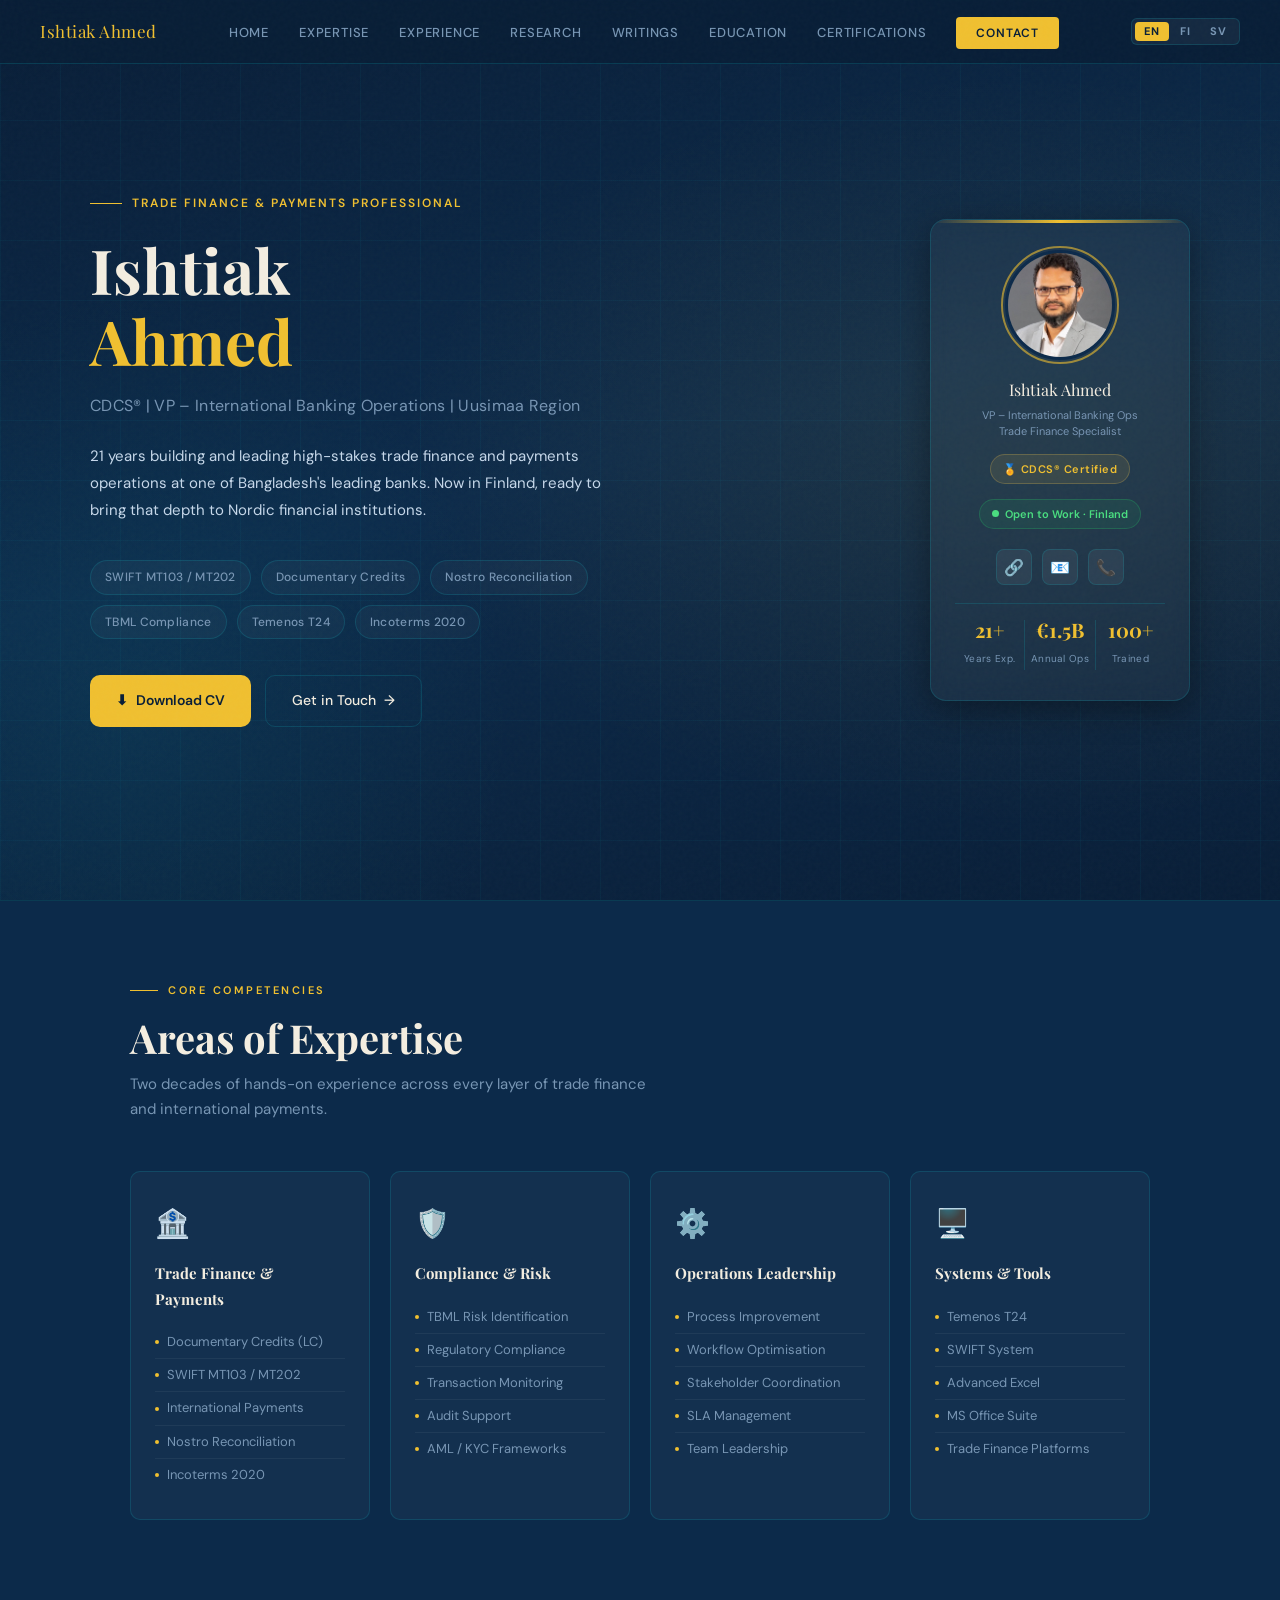
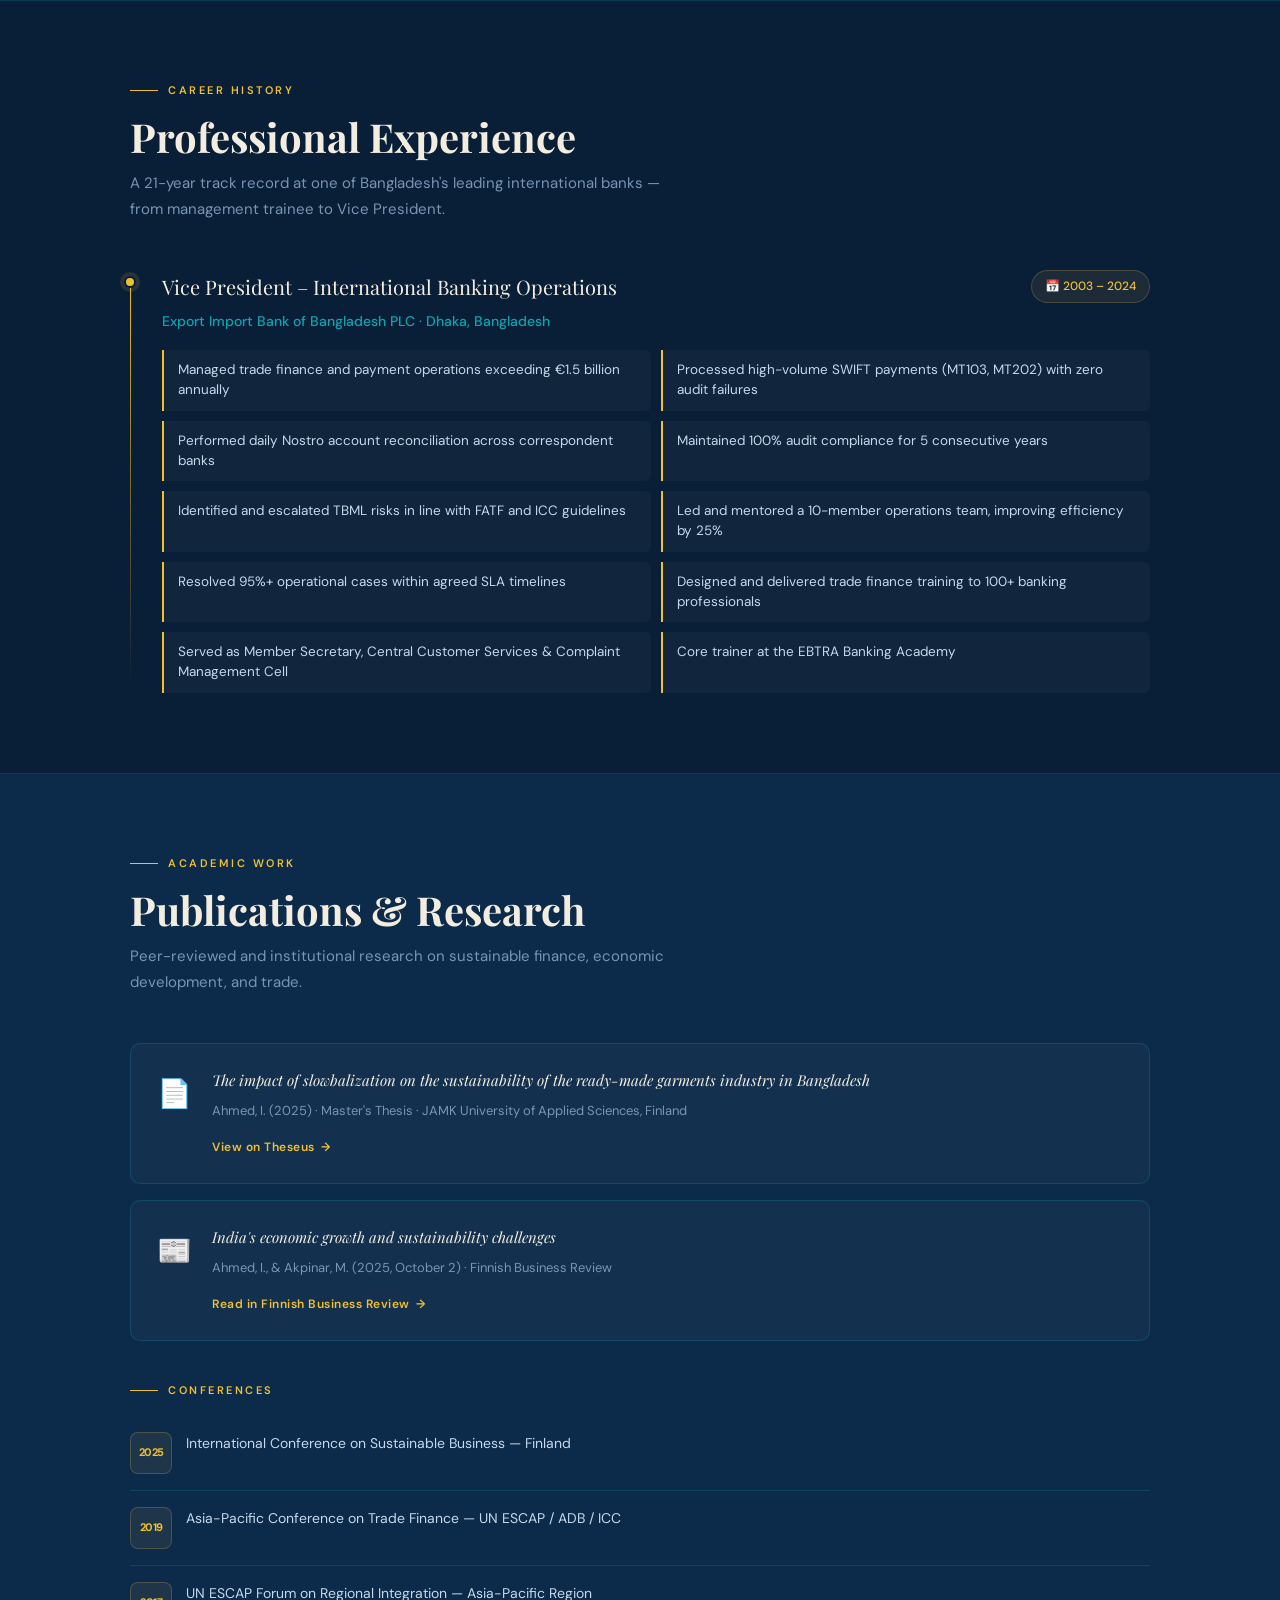
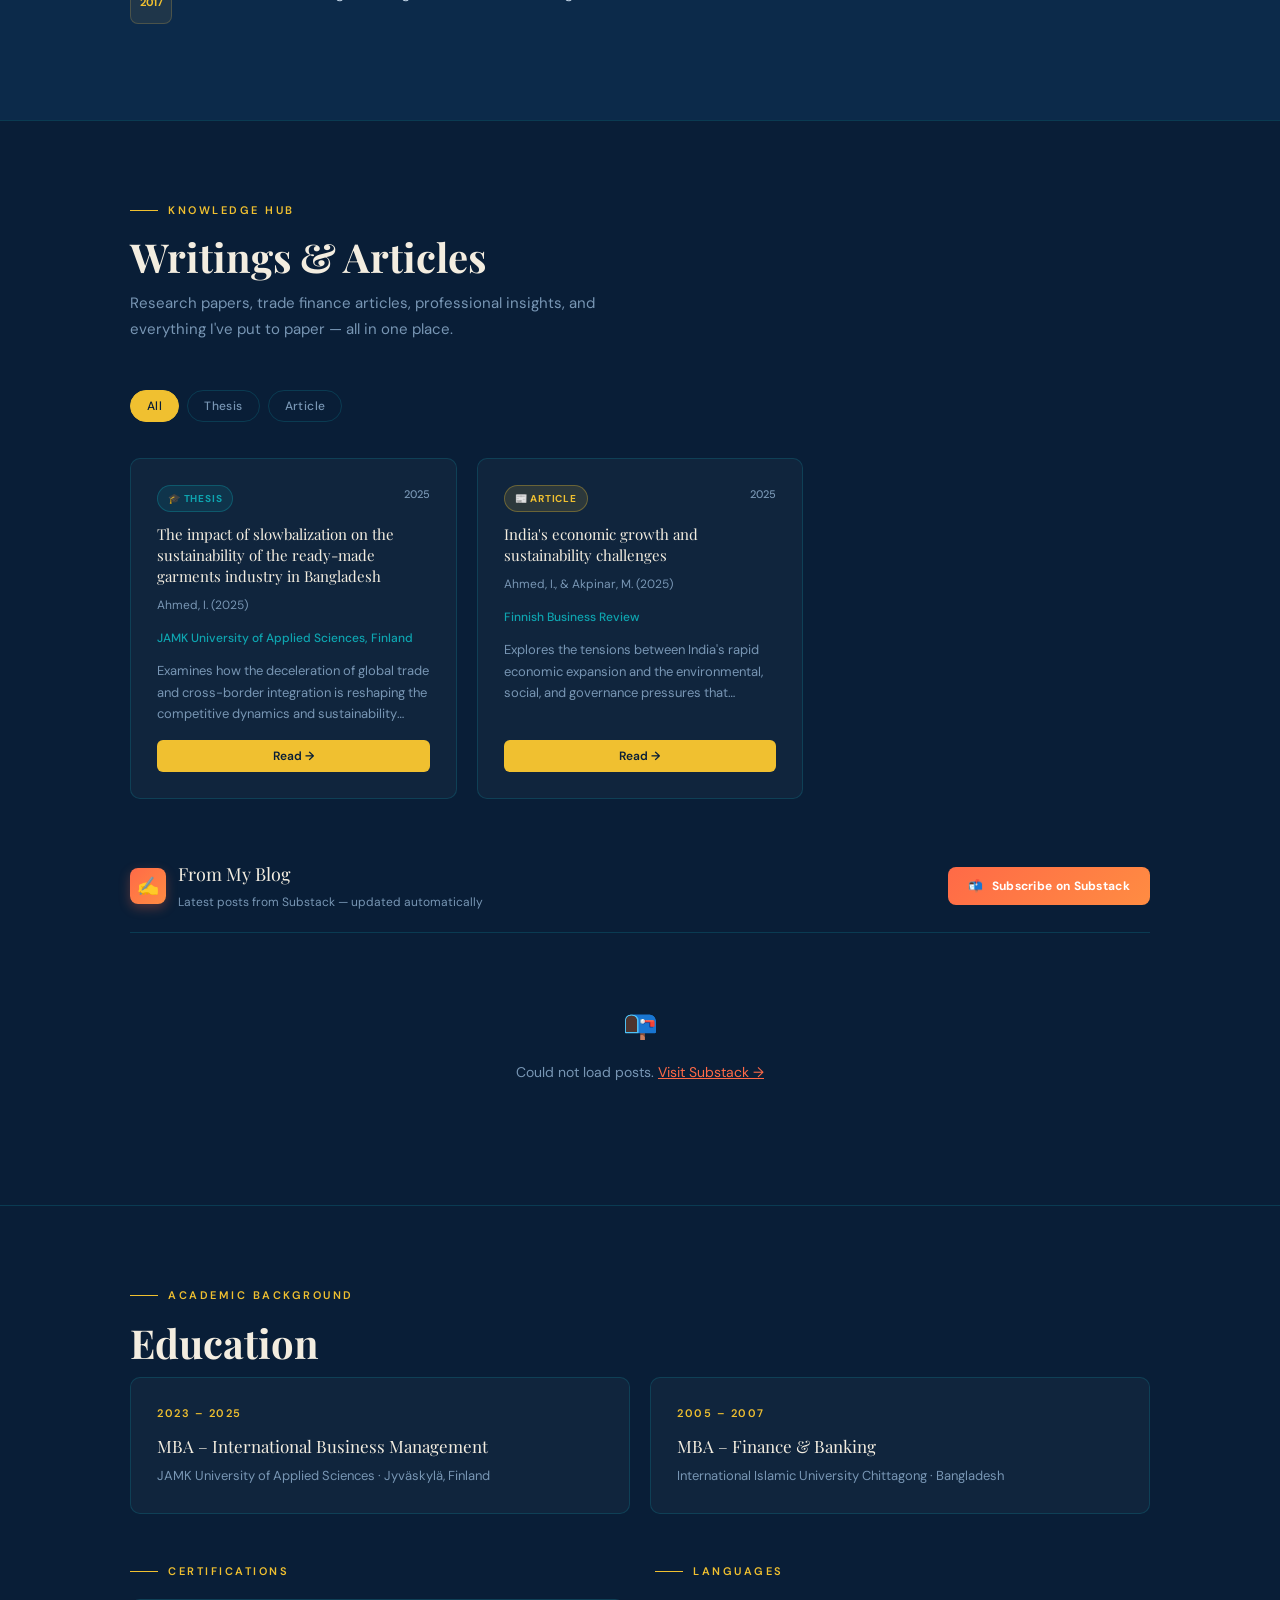
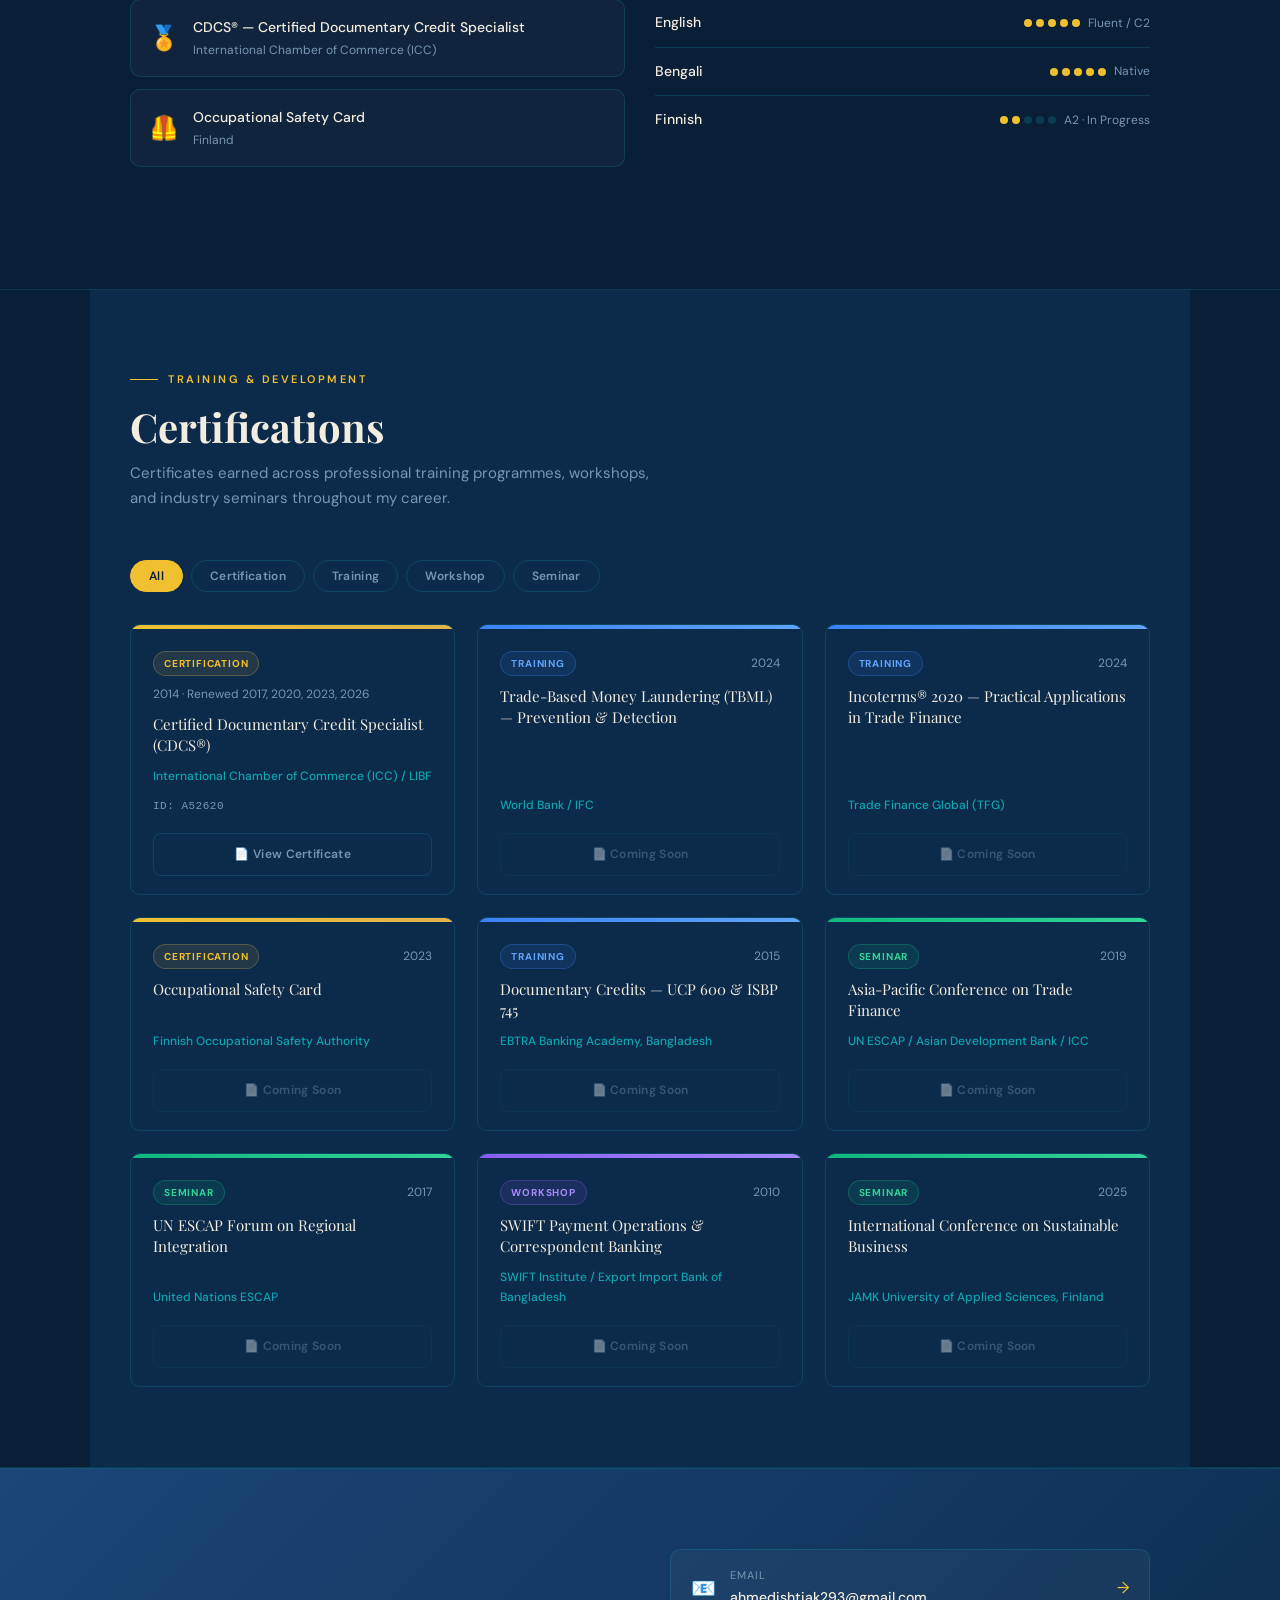
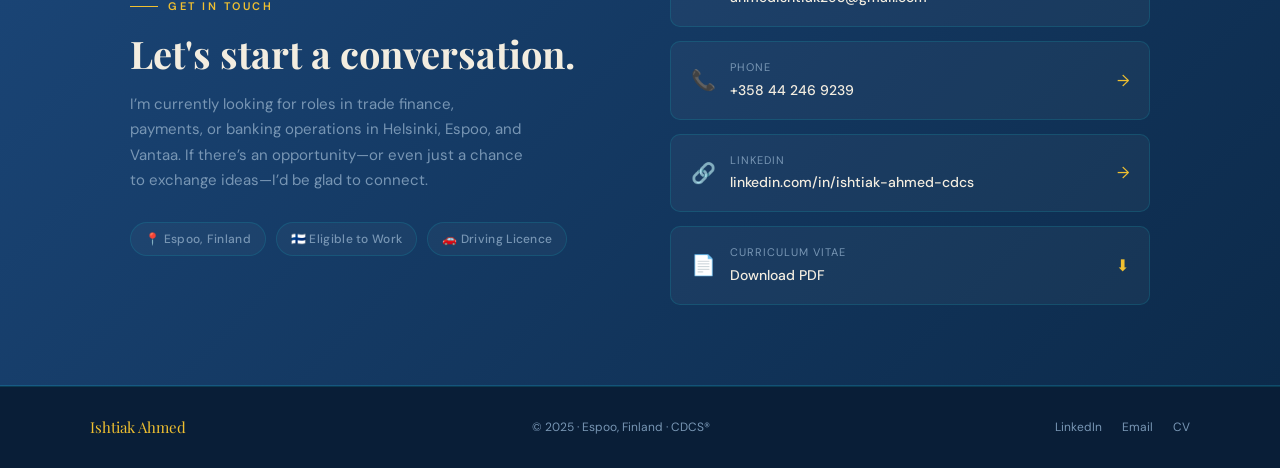
<file: index.html>
<!DOCTYPE html>
<html lang="en">
<head>
<meta charset="UTF-8">
<meta name="viewport" content="width=device-width, initial-scale=1.0">
<title>Ishtiak Ahmed | Trade Finance & Payments Specialist</title>
<meta name="description" content="Banking and financial operations professional with 21+ years of experience in trade finance, SWIFT payments, and cross-border transactions. Based in Finland.">
<meta property="og:title" content="Ishtiak Ahmed | Trade Finance & Payments Specialist">
<meta property="og:description" content="21+ years in trade finance, SWIFT operations, and banking. CDCS certified. Based in Espoo, Finland.">
<link rel="preconnect" href="https://fonts.googleapis.com">
<link rel="preconnect" href="https://fonts.gstatic.com" crossorigin>
<link href="https://fonts.googleapis.com/css2?family=Playfair+Display:wght@500;700&family=DM+Sans:wght@300;400;500;600&display=swap" rel="stylesheet">

<style>
/* ─── VARIABLES ─── */
:root {
  --navy:      #091e37;        /* deep blue – primary background   */
  --navy-mid:  #0c2a4a;        /* mid blue  – alternate sections   */
  --navy-light:#1b4678;        /* light blue – hover / card bg     */
  --gold:      #f0c030;        /* yellow    – primary highlight    */
  --gold-light:#f7d96a;        /* yellow light – hover state       */
  --off-white: #f3ede0;        /* beige     – headings / off-white */
  --text:      #c6d8ea;        /* soft blue-white body text        */
  --text-dim:  #7896b4;        /* muted blue-grey secondary text   */
  --accent:    #0ea5b0;        /* teal blue – links / accents      */
  --border:    rgba(14,165,176,0.22);  /* teal border                */
  --radius:    10px;
  --shadow:    0 8px 32px rgba(0,0,0,0.35);
  --font-head: 'Playfair Display', serif;
  --font-body: 'DM Sans', sans-serif;
  --transition: 0.35s cubic-bezier(0.4,0,0.2,1);
}

/* ─── RESET & BASE ─── */
*, *::before, *::after { box-sizing: border-box; margin: 0; padding: 0; }

html { scroll-behavior: smooth; }

body {
  font-family: var(--font-body);
  background: var(--navy);
  color: var(--text);
  line-height: 1.7;
  overflow-x: hidden;
}

::selection { background: var(--gold); color: var(--navy); }

a { color: inherit; text-decoration: none; }

img { max-width: 100%; display: block; }

/* ─── SCROLLBAR ─── */
::-webkit-scrollbar { width: 6px; }
::-webkit-scrollbar-track { background: var(--navy); }

::-webkit-scrollbar-thumb { background: var(--gold); border-radius: 3px; }

/* ─── NOISE TEXTURE OVERLAY ─── */
body::before {
  content: '';
  position: fixed;
  inset: 0;
  background-image: url("data:image/svg+xml,%3Csvg viewBox='0 0 256 256' xmlns='http://www.w3.org/2000/svg'%3E%3Cfilter id='n'%3E%3CfeTurbulence type='fractalNoise' baseFrequency='0.9' numOctaves='4' stitchTiles='stitch'/%3E%3C/filter%3E%3Crect width='100%25' height='100%25' filter='url(%23n)' opacity='1'/%3E%3C/svg%3E");
  opacity: 0.025;
  pointer-events: none;
  z-index: 9999;
}

/* ─── NAV ─── */
nav {
  position: fixed;
  top: 0; left: 0; right: 0;
  z-index: 1000;
  display: flex;
  align-items: center;
  justify-content: space-between;
  padding: 0 40px;
  height: 64px;
  background: rgba(9,30,55,0.87);
  backdrop-filter: blur(16px);
  border-bottom: 1px solid var(--border);
  transition: var(--transition);
}

nav.scrolled {
  height: 56px;
  background: rgba(9,30,55,0.98);
}

.nav-brand {
  font-family: var(--font-head);
  font-size: 17px;
  color: var(--gold);
  letter-spacing: 0.5px;
}

.nav-links {
  display: flex;
  gap: 30px;
  list-style: none;
}

.nav-links a {
  font-size: 13px;
  font-weight: 500;
  letter-spacing: 0.8px;
  text-transform: uppercase;
  color: var(--text-dim);
  transition: color var(--transition);
  position: relative;
}

.nav-links a::after {
  content: '';
  position: absolute;
  bottom: -3px; left: 0;
  width: 0; height: 1px;
  background: var(--gold);
  transition: width var(--transition);
}

.nav-links a:hover { color: var(--gold); }
.nav-links a:hover::after { width: 100%; }

.nav-cta {
  padding: 8px 20px;
  background: var(--gold);
  color: var(--navy) !important;
  border-radius: 4px;
  font-weight: 600 !important;
  font-size: 12px !important;
  transition: background var(--transition) !important;
}

.nav-cta::after { display: none !important; }
.nav-cta:hover { background: var(--gold-light) !important; color: var(--navy) !important; }

.hamburger {
  display: none;
  flex-direction: column;
  gap: 5px;
  cursor: pointer;
  padding: 4px;
}

.hamburger span {
  display: block;
  width: 22px;
  height: 2px;
  background: var(--gold);
  transition: var(--transition);
}

.mobile-nav {
  display: none;
  position: fixed;
  inset: 0;
  top: 64px;
  background: rgba(9,30,55,0.99);
  z-index: 999;
  flex-direction: column;
  align-items: center;
  justify-content: center;
  gap: 36px;
}

.mobile-nav.open { display: flex; }

.mobile-nav a {
  font-family: var(--font-head);
  font-size: 24px;
  color: var(--off-white);
  transition: color var(--transition);
}

.mobile-nav a:hover { color: var(--gold); }

/* ─── HERO ─── */
.hero {
  min-height: 100vh;
  display: flex;
  align-items: center;
  padding: 80px 40px 60px;
  position: relative;
  overflow: hidden;
}

.hero-bg {
  position: absolute;
  inset: 0;
  background:
    radial-gradient(ellipse 70% 60% at 80% 50%, rgba(240,192,48,0.08) 0%, transparent 70%),
    radial-gradient(ellipse 50% 80% at 10% 80%, rgba(14,165,176,0.09) 0%, transparent 60%),
    linear-gradient(165deg, #091e37 0%, #0c2a4a 50%, #091e37 100%);
}

.hero-grid-lines {
  position: absolute;
  inset: 0;
  background-image:
    linear-gradient(rgba(14,165,176,0.06) 1px, transparent 1px),
    linear-gradient(90deg, rgba(14,165,176,0.06) 1px, transparent 1px);
  background-size: 60px 60px;
}

.hero-content {
  position: relative;
  max-width: 1100px;
  margin: 0 auto;
  display: grid;
  grid-template-columns: 1fr auto;
  gap: 60px;
  align-items: center;
  width: 100%;
}

.hero-text { max-width: 640px; }

.hero-eyebrow {
  display: flex;
  align-items: center;
  gap: 10px;
  font-size: 12px;
  font-weight: 600;
  letter-spacing: 2px;
  text-transform: uppercase;
  color: var(--gold);
  margin-bottom: 20px;
  flex-wrap: nowrap;
}

.hero-eyebrow span:first-child {
  display: inline-block;
  width: 32px;
  min-width: 32px;
  height: 1px;
  background: var(--gold);
  flex-shrink: 0;
}

.hero-eyebrow span:last-child {
  white-space: nowrap;
}

.hero h1 {
  font-family: var(--font-head);
  font-size: clamp(36px, 5vw, 62px);
  line-height: 1.15;
  color: var(--off-white);
  margin-bottom: 16px;
}

.hero h1 em {
  font-style: normal;
  color: var(--gold);
}

.hero-title {
  font-size: 16px;
  font-weight: 400;
  color: var(--text-dim);
  margin-bottom: 24px;
  letter-spacing: 0.3px;
}

.hero-desc {
  font-size: 15px;
  color: var(--text);
  max-width: 520px;
  margin-bottom: 36px;
  line-height: 1.8;
}

.hero-tags {
  display: flex;
  flex-wrap: wrap;
  gap: 10px;
  margin-bottom: 36px;
}

.hero-tag {
  padding: 6px 14px;
  border: 1px solid var(--border);
  border-radius: 30px;
  font-size: 12px;
  font-weight: 500;
  color: var(--text-dim);
  background: rgba(255,255,255,0.03);
  letter-spacing: 0.3px;
}

.hero-actions {
  display: flex;
  gap: 14px;
  flex-wrap: wrap;
}

.btn-primary {
  display: inline-flex;
  align-items: center;
  gap: 8px;
  padding: 13px 26px;
  background: var(--gold);
  color: var(--navy);
  font-family: var(--font-body);
  font-size: 14px;
  font-weight: 600;
  border-radius: var(--radius);
  border: none;
  cursor: pointer;
  transition: background var(--transition), transform var(--transition);
}

.btn-primary:hover { background: var(--gold-light); transform: translateY(-2px); }

.btn-secondary {
  display: inline-flex;
  align-items: center;
  gap: 8px;
  padding: 13px 26px;
  background: transparent;
  color: var(--off-white);
  font-family: var(--font-body);
  font-size: 14px;
  font-weight: 500;
  border: 1px solid var(--border);
  border-radius: var(--radius);
  cursor: pointer;
  transition: border-color var(--transition), color var(--transition), transform var(--transition);
}

.btn-secondary:hover {
  border-color: var(--gold);
  color: var(--gold);
  transform: translateY(-2px);
}

/* HERO CARD */
.hero-card {
  width: 260px;
  flex-shrink: 0;
}

.profile-card {
  background: rgba(255,255,255,0.04);
  border: 1px solid var(--border);
  border-radius: 16px;
  padding: 30px 24px;
  text-align: center;
  backdrop-filter: blur(8px);
  box-shadow: var(--shadow);
  position: relative;
  overflow: hidden;
}

.profile-card::before {
  content: '';
  position: absolute;
  top: 0; left: 0; right: 0;
  height: 3px;
  background: linear-gradient(90deg, transparent, var(--gold), transparent);
}

.profile-img-wrap {
  width: 110px;
  height: 110px;
  margin: 0 auto 16px;
  position: relative;
}

.profile-img-wrap::after {
  content: '';
  position: absolute;
  inset: -4px;
  border-radius: 50%;
  border: 2px solid var(--gold);
  opacity: 0.6;
}

.profile-img-wrap img {
  width: 110px;
  height: 110px;
  border-radius: 50%;
  object-fit: cover;
  border: 3px solid var(--navy-mid);
}

/* Placeholder when no photo */
.profile-placeholder {
  width: 110px;
  height: 110px;
  border-radius: 50%;
  background: linear-gradient(135deg, var(--navy-light), var(--navy-mid));
  display: flex;
  align-items: center;
  justify-content: center;
  font-family: var(--font-head);
  font-size: 36px;
  color: var(--gold);
  border: 3px solid var(--navy-mid);
}

.profile-name {
  font-family: var(--font-head);
  font-size: 16px;
  color: var(--off-white);
  margin-bottom: 4px;
}

.profile-role {
  font-size: 11px;
  color: var(--text-dim);
  margin-bottom: 14px;
  line-height: 1.5;
}

.cdcs-badge {
  display: inline-flex;
  align-items: center;
  gap: 6px;
  background: rgba(201,168,76,0.12);
  border: 1px solid rgba(201,168,76,0.3);
  color: var(--gold);
  padding: 5px 12px;
  border-radius: 20px;
  font-size: 11px;
  font-weight: 600;
  letter-spacing: 0.5px;
  margin-bottom: 14px;
}

.work-badge {
  display: inline-flex;
  align-items: center;
  gap: 6px;
  background: rgba(39,174,96,0.12);
  border: 1px solid rgba(39,174,96,0.3);
  color: #4ade80;
  padding: 5px 12px;
  border-radius: 20px;
  font-size: 11px;
  font-weight: 600;
  margin-bottom: 20px;
}

.work-badge::before {
  content: '';
  width: 7px;
  height: 7px;
  background: #4ade80;
  border-radius: 50%;
  animation: pulse-dot 2s infinite;
}

@keyframes pulse-dot {
  0%, 100% { opacity: 1; transform: scale(1); }
  50% { opacity: 0.6; transform: scale(0.8); }
}

.social-row {
  display: flex;
  justify-content: center;
  gap: 10px;
}

.social-btn {
  width: 36px;
  height: 36px;
  border-radius: 8px;
  background: rgba(255,255,255,0.06);
  border: 1px solid var(--border);
  display: flex;
  align-items: center;
  justify-content: center;
  font-size: 16px;
  transition: background var(--transition), border-color var(--transition), transform var(--transition);
  cursor: pointer;
}

.social-btn:hover {
  background: rgba(201,168,76,0.15);
  border-color: var(--gold);
  transform: translateY(-2px);
}

/* STATS ROW */
.stats-row {
  display: flex;
  gap: 0;
  border-top: 1px solid var(--border);
  margin-top: 18px;
  padding-top: 16px;
}

.stat {
  flex: 1;
  text-align: center;
  padding: 0 4px;
  border-right: 1px solid var(--border);
}

.stat:last-child { border-right: none; }

.stat-num {
  display: block;
  font-family: var(--font-head);
  font-size: 20px;
  color: var(--gold);
  font-weight: 700;
  line-height: 1;
  margin-bottom: 3px;
}

.stat-label {
  font-size: 10px;
  color: var(--text-dim);
  letter-spacing: 0.3px;
  line-height: 1.3;
}

/* ─── SECTION WRAPPER ─── */
.section {
  max-width: 1100px;
  margin: 0 auto;
  padding: 80px 40px;
}

.section-label {
  display: flex;
  align-items: center;
  gap: 10px;
  font-size: 11px;
  font-weight: 600;
  letter-spacing: 2.5px;
  text-transform: uppercase;
  color: var(--gold);
  margin-bottom: 14px;
  flex-wrap: nowrap;
}

.section-label span:first-child {
  display: inline-block;
  width: 28px;
  min-width: 28px;
  height: 1px;
  background: var(--gold);
  flex-shrink: 0;
}

.section-label span:last-child {
  white-space: nowrap;
}

.section-title {
  font-family: var(--font-head);
  font-size: clamp(28px, 4vw, 40px);
  color: var(--off-white);
  margin-bottom: 10px;
  line-height: 1.2;
}

.section-sub {
  font-size: 15px;
  color: var(--text-dim);
  max-width: 540px;
  margin-bottom: 48px;
  line-height: 1.7;
}

/* DIVIDER */
.divider {
  border: none;
  border-top: 1px solid var(--border);
  margin: 0;
}

/* ─── EXPERTISE SECTION ─── */
.expertise-section { background: var(--navy-mid); }

.expertise-grid {
  display: grid;
  grid-template-columns: repeat(auto-fill, minmax(230px, 1fr));
  gap: 20px;
}

.expertise-card {
  background: rgba(255,255,255,0.03);
  border: 1px solid var(--border);
  border-radius: var(--radius);
  padding: 28px 24px;
  transition: border-color var(--transition), transform var(--transition), background var(--transition);
  cursor: default;
}

.expertise-card:hover {
  border-color: rgba(201,168,76,0.5);
  background: rgba(201,168,76,0.04);
  transform: translateY(-4px);
}

.expertise-icon {
  font-size: 28px;
  margin-bottom: 14px;
}

.expertise-card h3 {
  font-family: var(--font-head);
  font-size: 15px;
  color: var(--off-white);
  margin-bottom: 14px;
}

.expertise-card ul {
  list-style: none;
  padding: 0;
}

.expertise-card li {
  font-size: 13px;
  color: var(--text-dim);
  padding: 5px 0;
  border-bottom: 1px solid rgba(255,255,255,0.05);
  display: flex;
  align-items: center;
  gap: 8px;
}

.expertise-card li:last-child { border-bottom: none; }

.expertise-card li::before {
  content: '';
  width: 4px;
  height: 4px;
  background: var(--gold);
  border-radius: 50%;
  flex-shrink: 0;
}

/* ─── EXPERIENCE ─── */
.experience-section { background: var(--navy); }

.timeline {
  position: relative;
  padding-left: 32px;
}

.timeline::before {
  content: '';
  position: absolute;
  left: 0; top: 8px; bottom: 8px;
  width: 1px;
  background: linear-gradient(to bottom, var(--gold), transparent);
}

.timeline-item {
  position: relative;
  margin-bottom: 50px;
  padding-bottom: 50px;
  border-bottom: 1px solid var(--border);
}

.timeline-item:last-child {
  border-bottom: none;
  margin-bottom: 0;
  padding-bottom: 0;
}

.timeline-dot {
  position: absolute;
  left: -38px; top: 6px;
  width: 12px;
  height: 12px;
  border-radius: 50%;
  background: var(--gold);
  border: 2px solid var(--navy);
  box-shadow: 0 0 0 4px rgba(201,168,76,0.15);
}

.timeline-header {
  display: flex;
  align-items: flex-start;
  justify-content: space-between;
  gap: 20px;
  margin-bottom: 6px;
  flex-wrap: wrap;
}

.timeline-role {
  font-family: var(--font-head);
  font-size: 20px;
  color: var(--off-white);
}

.timeline-date {
  display: inline-flex;
  align-items: center;
  gap: 6px;
  padding: 5px 13px;
  background: rgba(201,168,76,0.1);
  border: 1px solid rgba(201,168,76,0.25);
  border-radius: 20px;
  font-size: 12px;
  color: var(--gold);
  font-weight: 500;
  white-space: nowrap;
  flex-shrink: 0;
}

.timeline-org {
  font-size: 14px;
  color: var(--accent);
  margin-bottom: 16px;
  font-weight: 500;
}

.achievement-list {
  list-style: none;
  padding: 0;
  display: grid;
  grid-template-columns: 1fr 1fr;
  gap: 10px;
}

.achievement-list li {
  font-size: 13.5px;
  color: var(--text);
  padding: 10px 14px;
  background: rgba(255,255,255,0.03);
  border-left: 2px solid var(--gold);
  border-radius: 0 6px 6px 0;
  line-height: 1.5;
}

/* ─── PUBLICATIONS ─── */
.publications-section { background: var(--navy-mid); }

.pub-card {
  background: rgba(255,255,255,0.03);
  border: 1px solid var(--border);
  border-radius: var(--radius);
  padding: 24px 26px;
  margin-bottom: 16px;
  display: flex;
  gap: 20px;
  align-items: flex-start;
  transition: border-color var(--transition), transform var(--transition);
}

.pub-card:hover {
  border-color: rgba(201,168,76,0.4);
  transform: translateX(4px);
}

.pub-icon {
  font-size: 28px;
  flex-shrink: 0;
  margin-top: 2px;
}

.pub-body { flex: 1; }

.pub-title {
  font-family: var(--font-head);
  font-size: 15px;
  color: var(--off-white);
  margin-bottom: 6px;
  font-style: italic;
}

.pub-meta {
  font-size: 13px;
  color: var(--text-dim);
  margin-bottom: 10px;
}

.pub-link {
  display: inline-flex;
  align-items: center;
  gap: 6px;
  font-size: 12px;
  font-weight: 600;
  color: var(--gold);
  letter-spacing: 0.5px;
  transition: gap var(--transition);
}

.pub-link:hover { gap: 10px; }

/* ─── EDUCATION ─── */
.edu-grid {
  display: grid;
  grid-template-columns: 1fr 1fr;
  gap: 20px;
}

.edu-card {
  background: rgba(255,255,255,0.03);
  border: 1px solid var(--border);
  border-radius: var(--radius);
  padding: 26px;
  transition: border-color var(--transition);
  position: relative;
  overflow: hidden;
}

.edu-card::after {
  content: '';
  position: absolute;
  bottom: 0; left: 0; right: 0;
  height: 2px;
  background: linear-gradient(90deg, var(--gold), transparent);
  opacity: 0;
  transition: opacity var(--transition);
}

.edu-card:hover { border-color: rgba(201,168,76,0.4); }
.edu-card:hover::after { opacity: 1; }

.edu-year {
  font-size: 11px;
  font-weight: 600;
  letter-spacing: 1.5px;
  text-transform: uppercase;
  color: var(--gold);
  margin-bottom: 10px;
}

.edu-degree {
  font-family: var(--font-head);
  font-size: 17px;
  color: var(--off-white);
  margin-bottom: 4px;
}

.edu-school {
  font-size: 13px;
  color: var(--text-dim);
}

/* ─── CERTIFICATIONS & LANGUAGES ─── */
.certs-lang-grid {
  display: grid;
  grid-template-columns: 1fr 1fr;
  gap: 30px;
  margin-bottom: 30px;
}

.cert-item {
  display: flex;
  align-items: center;
  gap: 14px;
  padding: 16px 18px;
  background: rgba(255,255,255,0.03);
  border: 1px solid var(--border);
  border-radius: var(--radius);
  margin-bottom: 12px;
  transition: border-color var(--transition);
}

.cert-item:hover { border-color: rgba(201,168,76,0.4); }

.cert-icon { font-size: 24px; }

.cert-name {
  font-size: 14px;
  color: var(--off-white);
  font-weight: 500;
}

.cert-body { font-size: 12px; color: var(--text-dim); }

.lang-item {
  display: flex;
  align-items: center;
  justify-content: space-between;
  padding: 12px 0;
  border-bottom: 1px solid var(--border);
}

.lang-item:last-child { border-bottom: none; }

.lang-name { font-size: 14px; color: var(--off-white); font-weight: 500; }

.lang-level {
  display: flex;
  align-items: center;
  gap: 8px;
  font-size: 12px;
  color: var(--text-dim);
}

.lang-dots { display: flex; gap: 4px; }

.lang-dot {
  width: 8px; height: 8px;
  border-radius: 50%;
  background: var(--border);
}

.lang-dot.filled { background: var(--gold); }

/* ─── CONFERENCES ─── */
.conf-list { list-style: none; padding: 0; }

.conf-list li {
  display: flex;
  align-items: flex-start;
  gap: 14px;
  padding: 16px 0;
  border-bottom: 1px solid var(--border);
  font-size: 14px;
  color: var(--text);
}

.conf-list li:last-child { border-bottom: none; }

.conf-year {
  flex-shrink: 0;
  width: 42px;
  height: 42px;
  border-radius: 8px;
  background: rgba(201,168,76,0.1);
  border: 1px solid rgba(201,168,76,0.25);
  display: flex;
  align-items: center;
  justify-content: center;
  font-size: 11px;
  font-weight: 700;
  color: var(--gold);
  letter-spacing: -0.5px;
}

/* ─── CONTACT ─── */
.contact-section {
  background: linear-gradient(135deg, var(--navy-light), var(--navy-mid));
  border-top: 1px solid var(--border);
  border-bottom: 1px solid var(--border);
}

.contact-grid {
  display: grid;
  grid-template-columns: 1fr 1fr;
  gap: 60px;
  align-items: center;
}

.contact-cta h2 {
  font-family: var(--font-head);
  font-size: clamp(28px, 3.5vw, 38px);
  color: var(--off-white);
  margin-bottom: 14px;
  line-height: 1.25;
}

.contact-cta p {
  font-size: 15px;
  color: var(--text-dim);
  margin-bottom: 28px;
  max-width: 400px;
}

.contact-details { display: flex; flex-direction: column; gap: 14px; }

.contact-item {
  display: flex;
  align-items: center;
  gap: 14px;
  padding: 16px 20px;
  background: rgba(255,255,255,0.04);
  border: 1px solid var(--border);
  border-radius: var(--radius);
  transition: border-color var(--transition), transform var(--transition);
  text-decoration: none;
  color: inherit;
}

.contact-item:hover {
  border-color: var(--gold);
  transform: translateX(4px);
}

.contact-item-icon { font-size: 20px; }

.contact-item-info { flex: 1; }

.contact-item-label {
  font-size: 11px;
  text-transform: uppercase;
  letter-spacing: 1px;
  color: var(--text-dim);
  margin-bottom: 2px;
}

.contact-item-value {
  font-size: 14px;
  color: var(--off-white);
  font-weight: 500;
}

.contact-item-arrow { color: var(--gold); font-size: 16px; }

/* ─── FOOTER ─── */
footer {
  background: var(--navy);
  border-top: 1px solid var(--border);
  padding: 28px 40px;
  text-align: center;
}

.footer-inner {
  max-width: 1100px;
  margin: 0 auto;
  display: flex;
  align-items: center;
  justify-content: space-between;
  gap: 20px;
  flex-wrap: wrap;
}

.footer-brand {
  font-family: var(--font-head);
  font-size: 15px;
  color: var(--gold);
}

.footer-copy {
  font-size: 12px;
  color: var(--text-dim);
}

.footer-links {
  display: flex;
  gap: 20px;
}

.footer-links a {
  font-size: 12px;
  color: var(--text-dim);
  transition: color var(--transition);
}

.footer-links a:hover { color: var(--gold); }

/* ─── SCROLL ANIMATIONS ─── */
.reveal {
  opacity: 0;
  transform: translateY(24px);
  transition: opacity 0.7s cubic-bezier(0.4,0,0.2,1),
              transform 0.7s cubic-bezier(0.4,0,0.2,1);
}

.reveal.visible {
  opacity: 1;
  transform: none;
}

.reveal-delay-1 { transition-delay: 0.1s; }
.reveal-delay-2 { transition-delay: 0.2s; }
.reveal-delay-3 { transition-delay: 0.3s; }
.reveal-delay-4 { transition-delay: 0.4s; }

/* ─── BACK TO TOP ─── */
.back-to-top {
  position: fixed;
  bottom: 28px; right: 28px;
  width: 44px; height: 44px;
  border-radius: 50%;
  background: var(--gold);
  color: var(--navy);
  border: none;
  cursor: pointer;
  font-size: 18px;
  display: flex;
  align-items: center;
  justify-content: center;
  z-index: 500;
  opacity: 0;
  transform: translateY(12px);
  transition: opacity var(--transition), transform var(--transition), background var(--transition);
  box-shadow: 0 4px 16px rgba(201,168,76,0.4);
}

.back-to-top.visible {
  opacity: 1;
  transform: none;
}

.back-to-top:hover { background: var(--gold-light); transform: translateY(-2px); }

/* ─── WRITINGS ─── */
.writings-section { background: var(--navy); }

.filter-bar {
  display: flex;
  flex-wrap: wrap;
  gap: 8px;
  margin-bottom: 36px;
}

.filter-btn {
  padding: 7px 16px;
  border-radius: 30px;
  border: 1px solid var(--border);
  background: transparent;
  color: var(--text-dim);
  font-family: var(--font-body);
  font-size: 12px;
  font-weight: 500;
  letter-spacing: 0.4px;
  cursor: pointer;
  transition: all var(--transition);
}

.filter-btn:hover,
.filter-btn.active {
  background: var(--gold);
  border-color: var(--gold);
  color: var(--navy);
}

.writings-grid {
  display: grid;
  grid-template-columns: repeat(auto-fill, minmax(300px, 1fr));
  gap: 20px;
}

.writing-card {
  background: rgba(255,255,255,0.03);
  border: 1px solid var(--border);
  border-radius: var(--radius);
  padding: 26px;
  display: flex;
  flex-direction: column;
  gap: 12px;
  transition: border-color var(--transition), transform var(--transition), background var(--transition);
  cursor: default;
}

.writing-card:hover {
  border-color: rgba(201,168,76,0.45);
  background: rgba(201,168,76,0.03);
  transform: translateY(-4px);
}

.writing-card-top {
  display: flex;
  align-items: flex-start;
  justify-content: space-between;
  gap: 10px;
}

.writing-type-badge {
  display: inline-flex;
  align-items: center;
  gap: 5px;
  padding: 4px 10px;
  border-radius: 20px;
  font-size: 10px;
  font-weight: 700;
  letter-spacing: 0.8px;
  text-transform: uppercase;
  flex-shrink: 0;
}

.badge-thesis     { background: rgba(14,165,176,0.12); border: 1px solid rgba(14,165,176,0.32);  color: var(--accent); }
.badge-article    { background: rgba(240,192,48,0.12); border: 1px solid rgba(240,192,48,0.32);  color: var(--gold); }
.badge-report     { background: rgba(39,174,96,0.12);  border: 1px solid rgba(39,174,96,0.3);   color: #4ade80; }
.badge-post       { background: rgba(168,85,247,0.12); border: 1px solid rgba(168,85,247,0.3);  color: #c084fc; }
.badge-conference { background: rgba(251,146,60,0.12); border: 1px solid rgba(251,146,60,0.3);  color: #fb923c; }
.badge-other      { background: rgba(156,163,175,0.12);border: 1px solid rgba(156,163,175,0.3); color: #9ca3af; }
.badge-blog       { background: rgba(255,106,71,0.12); border: 1px solid rgba(255,106,71,0.35); color: #ff6a47; }

/* ─── SUBSTACK BLOG FEED ─── */
.blog-feed-wrap {
  margin-top: 60px;
}

.blog-feed-header {
  display: flex;
  align-items: center;
  justify-content: space-between;
  flex-wrap: wrap;
  gap: 14px;
  margin-bottom: 28px;
  padding-bottom: 20px;
  border-bottom: 1px solid var(--border);
}

.blog-feed-header-left {
  display: flex;
  align-items: center;
  gap: 12px;
}

.substack-icon {
  width: 36px;
  height: 36px;
  background: linear-gradient(135deg, #ff6a47, #ff8c42);
  border-radius: 8px;
  display: flex;
  align-items: center;
  justify-content: center;
  font-size: 18px;
  flex-shrink: 0;
  box-shadow: 0 4px 12px rgba(255,106,71,0.3);
}

.blog-feed-title {
  font-family: var(--font-head);
  font-size: 18px;
  color: var(--off-white);
}

.blog-feed-sub {
  font-size: 12px;
  color: var(--text-dim);
  margin-top: 2px;
}

.btn-substack {
  display: inline-flex;
  align-items: center;
  gap: 8px;
  padding: 9px 20px;
  border-radius: 8px;
  background: linear-gradient(135deg, #ff6a47, #ff8c42);
  color: #fff;
  font-family: var(--font-body);
  font-size: 12px;
  font-weight: 700;
  letter-spacing: 0.3px;
  text-decoration: none;
  transition: all var(--transition);
  border: none;
  cursor: pointer;
  flex-shrink: 0;
}

.btn-substack:hover {
  transform: translateY(-2px);
  box-shadow: 0 6px 20px rgba(255,106,71,0.4);
}

/* Skeleton loading */
.blog-skeletons {
  display: grid;
  grid-template-columns: repeat(auto-fill, minmax(300px, 1fr));
  gap: 20px;
}

.blog-skeleton-card {
  background: rgba(255,255,255,0.03);
  border: 1px solid var(--border);
  border-radius: var(--radius);
  padding: 26px;
  display: flex;
  flex-direction: column;
  gap: 12px;
  animation: skeletonPulse 1.6s ease-in-out infinite;
}

.skel {
  background: rgba(255,255,255,0.06);
  border-radius: 4px;
}
.skel-badge { width: 70px; height: 22px; }
.skel-title-1 { width: 90%; height: 14px; }
.skel-title-2 { width: 65%; height: 14px; }
.skel-line { width: 100%; height: 11px; }
.skel-line-sm { width: 75%; height: 11px; }
.skel-btn { width: 100%; height: 36px; border-radius: 6px; margin-top: 8px; }

@keyframes skeletonPulse {
  0%, 100% { opacity: 1; }
  50%       { opacity: 0.45; }
}

/* Blog status message */
.blog-status {
  text-align: center;
  padding: 40px 20px;
  color: var(--text-dim);
  font-size: 14px;
  display: flex;
  flex-direction: column;
  align-items: center;
  gap: 12px;
}

.blog-status a {
  color: #ff6a47;
  text-decoration: underline;
}

.blog-status-icon { font-size: 28px; }

.writing-year {
  font-size: 11px;
  color: var(--text-dim);
  font-weight: 500;
  flex-shrink: 0;
}

.writing-title {
  font-family: var(--font-head);
  font-size: 15px;
  color: var(--off-white);
  line-height: 1.4;
}

.writing-authors {
  font-size: 12px;
  color: var(--text-dim);
  margin-top: -4px;
}

.writing-venue {
  font-size: 12px;
  color: var(--accent);
  font-weight: 500;
}

.writing-excerpt {
  font-size: 13px;
  color: var(--text-dim);
  line-height: 1.65;
  display: -webkit-box;
  -webkit-line-clamp: 3;
  -webkit-box-orient: vertical;
  overflow: hidden;
}

.writing-actions {
  display: flex;
  gap: 10px;
  margin-top: auto;
  padding-top: 4px;
}

.writing-btn {
  display: inline-flex;
  align-items: center;
  gap: 6px;
  padding: 8px 16px;
  border-radius: 6px;
  font-family: var(--font-body);
  font-size: 12px;
  font-weight: 600;
  cursor: pointer;
  border: none;
  transition: all var(--transition);
  text-decoration: none;
}

.writing-btn-read {
  background: var(--gold);
  color: var(--navy);
  flex: 1;
  justify-content: center;
}

.writing-btn-read:hover { background: var(--gold-light); transform: translateY(-1px); }

.writing-btn-dl {
  background: rgba(255,255,255,0.06);
  border: 1px solid var(--border);
  color: var(--text-dim);
}

.writing-btn-dl:hover {
  border-color: var(--gold);
  color: var(--gold);
  background: rgba(201,168,76,0.08);
  transform: translateY(-1px);
}

.writings-empty {
  grid-column: 1 / -1;
  text-align: center;
  padding: 50px 20px;
  color: var(--text-dim);
  font-size: 14px;
}

/* ADD WRITING GUIDE */
.writings-guide {
  margin-top: 40px;
  padding: 22px 26px;
  background: rgba(255,255,255,0.02);
  border: 1px dashed rgba(201,168,76,0.25);
  border-radius: var(--radius);
  display: flex;
  gap: 16px;
  align-items: flex-start;
}

.writings-guide-icon { font-size: 22px; flex-shrink: 0; margin-top: 2px; }

.writings-guide h4 {
  font-size: 13px;
  font-weight: 600;
  color: var(--off-white);
  margin-bottom: 6px;
}

.writings-guide p {
  font-size: 12px;
  color: var(--text-dim);
  line-height: 1.7;
  margin-bottom: 4px;
}

.writings-guide code {
  font-size: 11px;
  background: rgba(201,168,76,0.1);
  color: var(--gold);
  padding: 1px 6px;
  border-radius: 4px;
  font-family: 'Courier New', monospace;
}

/* ─── MODAL ─── */
.modal-overlay {
  position: fixed;
  inset: 0;
  background: rgba(4,16,32,0.93);
  backdrop-filter: blur(10px);
  z-index: 2000;
  display: flex;
  align-items: center;
  justify-content: center;
  padding: 20px;
  opacity: 0;
  pointer-events: none;
  transition: opacity 0.3s ease;
}

.modal-overlay.open {
  opacity: 1;
  pointer-events: all;
}

.modal {
  background: var(--navy-mid);
  border: 1px solid var(--border);
  border-radius: 14px;
  width: 100%;
  max-width: 900px;
  max-height: 90vh;
  display: flex;
  flex-direction: column;
  box-shadow: 0 24px 80px rgba(0,0,0,0.6);
  transform: scale(0.96) translateY(12px);
  transition: transform 0.3s cubic-bezier(0.4,0,0.2,1);
  overflow: hidden;
}

.modal-overlay.open .modal {
  transform: scale(1) translateY(0);
}

.modal-header {
  display: flex;
  align-items: flex-start;
  gap: 16px;
  padding: 22px 24px 18px;
  border-bottom: 1px solid var(--border);
  flex-shrink: 0;
}

.modal-title-wrap { flex: 1; min-width: 0; }

.modal-badge { margin-bottom: 8px; }

.modal-title {
  font-family: var(--font-head);
  font-size: 17px;
  color: var(--off-white);
  line-height: 1.35;
  margin-bottom: 4px;
}

.modal-meta {
  font-size: 12px;
  color: var(--text-dim);
}

.modal-header-actions {
  display: flex;
  gap: 8px;
  flex-shrink: 0;
  align-items: flex-start;
}

.modal-close {
  width: 34px; height: 34px;
  border-radius: 8px;
  background: rgba(255,255,255,0.06);
  border: 1px solid var(--border);
  color: var(--text-dim);
  font-size: 18px;
  display: flex;
  align-items: center;
  justify-content: center;
  cursor: pointer;
  transition: all var(--transition);
  line-height: 1;
}

.modal-close:hover { background: rgba(255,0,0,0.1); border-color: rgba(255,0,0,0.3); color: #f87171; }

.modal-body {
  flex: 1;
  overflow: hidden;
  position: relative;
  min-height: 400px;
  background: #1a1a1a;
}

.modal-iframe {
  width: 100%;
  height: 100%;
  min-height: 500px;
  border: none;
  display: block;
}

.modal-ext-link {
  display: flex;
  flex-direction: column;
  align-items: center;
  justify-content: center;
  height: 100%;
  min-height: 260px;
  gap: 16px;
  padding: 40px;
  text-align: center;
}

.modal-ext-icon { font-size: 48px; }

.modal-ext-text { font-size: 14px; color: var(--text-dim); line-height: 1.6; max-width: 320px; }

.modal-ext-btn {
  display: inline-flex;
  align-items: center;
  gap: 8px;
  padding: 12px 24px;
  background: var(--gold);
  color: var(--navy);
  border-radius: 8px;
  font-weight: 600;
  font-size: 14px;
  text-decoration: none;
  transition: background var(--transition);
  margin-top: 6px;
}

.modal-ext-btn:hover { background: var(--gold-light); }

/* ─── CERTIFICATIONS SECTION ─── */
.cert-section-bg { background: var(--navy-mid, #0f1e35); }

.cert-cards-grid {
  display: grid;
  grid-template-columns: repeat(auto-fill, minmax(280px, 1fr));
  gap: 22px;
  margin-top: 10px;
}

.cert-card {
  background: var(--card-bg);
  border: 1px solid var(--border);
  border-radius: var(--radius);
  overflow: hidden;
  display: flex;
  flex-direction: column;
  transition: transform var(--transition), border-color var(--transition), box-shadow var(--transition);
}

.cert-card:hover {
  transform: translateY(-4px);
  border-color: rgba(201,168,76,0.4);
  box-shadow: 0 12px 36px rgba(0,0,0,0.25);
}

.cert-card-bar {
  height: 4px;
  width: 100%;
  background: linear-gradient(90deg, var(--gold), var(--accent));
}

.cert-card-bar.training  { background: linear-gradient(90deg, #3b82f6, #60a5fa); }
.cert-card-bar.workshop  { background: linear-gradient(90deg, #8b5cf6, #a78bfa); }
.cert-card-bar.seminar   { background: linear-gradient(90deg, #10b981, #34d399); }
.cert-card-bar.cert      { background: linear-gradient(90deg, var(--gold), #e2b44b); }

.cert-card-body {
  padding: 22px 22px 18px;
  display: flex;
  flex-direction: column;
  flex: 1;
  gap: 10px;
}

.cert-card-top {
  display: flex;
  align-items: center;
  justify-content: space-between;
  gap: 8px;
  flex-wrap: wrap;
}

.cert-type-badge {
  font-size: 10px;
  font-weight: 700;
  letter-spacing: 0.8px;
  text-transform: uppercase;
  padding: 3px 10px;
  border-radius: 20px;
}

.cert-type-badge.training  { background: rgba(59,130,246,0.12); border: 1px solid rgba(59,130,246,0.3); color: #60a5fa; }
.cert-type-badge.workshop  { background: rgba(139,92,246,0.12); border: 1px solid rgba(139,92,246,0.3); color: #a78bfa; }
.cert-type-badge.seminar   { background: rgba(16,185,129,0.12); border: 1px solid rgba(16,185,129,0.3); color: #34d399; }
.cert-type-badge.cert      { background: rgba(201,168,76,0.12); border: 1px solid rgba(201,168,76,0.3); color: var(--gold); }

.cert-card-year {
  font-size: 12px;
  color: var(--text-dim);
  white-space: nowrap;
}

.cert-card-title {
  font-family: var(--font-head);
  font-size: 15px;
  color: var(--off-white);
  line-height: 1.4;
  flex: 1;
}

.cert-card-issuer {
  font-size: 12px;
  color: var(--accent);
  font-weight: 500;
}

.cert-card-id {
  font-size: 11px;
  color: var(--text-dim);
  font-family: monospace;
  letter-spacing: 0.5px;
}

.cert-card-footer {
  padding: 0 22px 18px;
}

.cert-view-btn {
  display: flex;
  align-items: center;
  justify-content: center;
  gap: 6px;
  width: 100%;
  padding: 10px;
  border-radius: 8px;
  background: transparent;
  border: 1px solid var(--border);
  color: var(--text-dim);
  font-family: var(--font-body);
  font-size: 12px;
  font-weight: 600;
  letter-spacing: 0.3px;
  cursor: pointer;
  text-decoration: none;
  transition: all var(--transition);
}

.cert-view-btn:hover {
  border-color: var(--gold);
  color: var(--gold);
  background: rgba(201,168,76,0.06);
}

.cert-view-btn.no-file {
  opacity: 0.4;
  cursor: default;
  pointer-events: none;
}

/* Filter tabs — reuse writings filter style */
.cert-filters {
  display: flex;
  flex-wrap: wrap;
  gap: 8px;
  margin-bottom: 32px;
}

.cert-filter-btn {
  padding: 7px 18px;
  border-radius: 30px;
  border: 1px solid var(--border);
  background: transparent;
  color: var(--text-dim);
  font-family: var(--font-body);
  font-size: 12px;
  font-weight: 600;
  cursor: pointer;
  transition: all var(--transition);
  letter-spacing: 0.3px;
}

.cert-filter-btn:hover,
.cert-filter-btn.active {
  background: var(--gold);
  border-color: var(--gold);
  color: var(--navy);
}

/* ─── END CERTIFICATIONS ─── */
.nav-right {
  display: flex;
  align-items: center;
  gap: 10px;
}

.lang-switcher {
  display: flex;
  align-items: center;
  gap: 2px;
  background: rgba(255,255,255,0.05);
  border: 1px solid var(--border);
  border-radius: 6px;
  padding: 3px;
}

.lang-btn {
  padding: 4px 9px;
  border-radius: 4px;
  border: none;
  background: transparent;
  color: var(--text-dim);
  font-family: var(--font-body);
  font-size: 11px;
  font-weight: 700;
  letter-spacing: 0.8px;
  cursor: pointer;
  transition: all var(--transition);
  line-height: 1;
}

.lang-btn.active {
  background: var(--gold);
  color: var(--navy);
}

.lang-btn:hover:not(.active) {
  color: var(--off-white);
  background: rgba(255,255,255,0.08);
}

/* ─── RESPONSIVE ─── */
@media (max-width: 900px) {
  nav { padding: 0 24px; }
  .nav-links { display: none; }
  .hamburger { display: flex; }

  .hero { padding: 90px 24px 50px; }
  .hero-content { grid-template-columns: 1fr; gap: 40px; }
  .hero-card { width: 100%; max-width: 320px; margin: 0 auto; }

  .section { padding: 60px 24px; }

  .achievement-list { grid-template-columns: 1fr; }
  .edu-grid { grid-template-columns: 1fr; }
  .certs-lang-grid { grid-template-columns: 1fr; }
  .contact-grid { grid-template-columns: 1fr; gap: 40px; }
  .footer-inner { flex-direction: column; text-align: center; }
}

@media (max-width: 600px) {
  /* prevent any content bleeding off screen */
  body { overflow-x: hidden; }

  .writings-grid { grid-template-columns: 1fr; }
  .modal { max-height: 95vh; }
  .modal-iframe { min-height: 380px; }
  .hero-actions { flex-direction: column; }
  .btn-primary, .btn-secondary { justify-content: center; }

  /* Hero eyebrow — allow wrapping on narrow screens */
  .hero-eyebrow { flex-wrap: wrap; }
  .hero-eyebrow span:last-child {
    white-space: normal;
    word-break: break-word;
    font-size: 10px;
    letter-spacing: 1.5px;
  }

  /* Hero title paragraph — prevent horizontal overflow */
  .hero-title {
    font-size: 13px;
    line-height: 1.6;
    overflow-wrap: break-word;
    word-break: break-word;
    white-space: normal;
  }

  /* Hero desc */
  .hero-desc {
    font-size: 14px;
  }

  /* Section labels — allow wrap */
  .section-label { flex-wrap: wrap; }
  .section-label span:last-child {
    white-space: normal;
    font-size: 10px;
    letter-spacing: 1.5px;
  }

  /* Lang switcher — tighter on very small screens */
  .lang-switcher { gap: 1px; padding: 2px; }
  .lang-btn { padding: 4px 7px; font-size: 10px; }
  .nav-brand { font-size: 15px; }

  /* Blog subscribe button wraps neatly */
  .blog-feed-header { flex-direction: column; align-items: flex-start; gap: 12px; }
  .btn-substack { align-self: stretch; justify-content: center; }
}
</style>
</head>
<body>

<!-- NAV -->
<nav id="mainNav">
  <div class="nav-brand">Ishtiak Ahmed</div>
  <ul class="nav-links">
    <li><a href="https://ahmedishtiak.com" data-i18n="nav_home">Home</a></li>
    <li><a href="#expertise" data-i18n="nav_expertise">Expertise</a></li>
    <li><a href="#experience" data-i18n="nav_experience">Experience</a></li>
    <li><a href="#publications" data-i18n="nav_research">Research</a></li>
    <li><a href="#writings" data-i18n="nav_writings">Writings</a></li>
    <li><a href="#education" data-i18n="nav_education">Education</a></li>
    <li><a href="#certifications" data-i18n="nav_certs">Certifications</a></li>
    <li><a href="#contact" class="nav-cta" data-i18n="nav_contact">Contact</a></li>
  </ul>
  <div class="nav-right">
    <div class="lang-switcher" id="langSwitcher">
      <button class="lang-btn active" data-lang="en">EN</button>
      <button class="lang-btn" data-lang="fi">FI</button>
      <button class="lang-btn" data-lang="sv">SV</button>
    </div>
    <div class="hamburger" id="hamburger" aria-label="Menu">
      <span></span><span></span><span></span>
    </div>
  </div>
</nav>

<!-- MOBILE NAV -->
<div class="mobile-nav" id="mobileNav">
  <a href="https://ahmedishtiak.com" class="mobile-link" data-i18n="nav_home">Home</a>
  <a href="#expertise" class="mobile-link" data-i18n="nav_expertise">Expertise</a>
  <a href="#experience" class="mobile-link" data-i18n="nav_experience">Experience</a>
  <a href="#publications" class="mobile-link" data-i18n="nav_research">Research</a>
  <a href="#writings" class="mobile-link" data-i18n="nav_writings">Writings</a>
  <a href="#education" class="mobile-link" data-i18n="nav_education">Education</a>
  <a href="#certifications" class="mobile-link" data-i18n="nav_certs">Certifications</a>
  <a href="#contact" class="mobile-link" data-i18n="nav_contact">Contact</a>
</div>

<!-- HERO -->
<section class="hero" id="home">
  <div class="hero-bg"></div>
  <div class="hero-grid-lines"></div>

  <div class="hero-content">
    <div class="hero-text">
      <div class="hero-eyebrow">
        <span></span>
        <span data-i18n="hero_eyebrow">Trade Finance & Payments Professional</span>
      </div>

      <h1>
        Ishtiak<br><em>Ahmed</em>
      </h1>

      <p class="hero-title" data-i18n="hero_title">CDCS® | VP – International Banking Operations | Uusimaa Region</p>

      <p class="hero-desc" data-i18n="hero_desc">
        21 years building and leading high-stakes trade finance and payments operations at one of Bangladesh's
        leading banks. Now in Finland, ready to bring that depth to Nordic financial institutions.
      </p>

      <div class="hero-tags">
        <span class="hero-tag">SWIFT MT103 / MT202</span>
        <span class="hero-tag">Documentary Credits</span>
        <span class="hero-tag">Nostro Reconciliation</span>
        <span class="hero-tag">TBML Compliance</span>
        <span class="hero-tag">Temenos T24</span>
        <span class="hero-tag">Incoterms 2020</span>
      </div>

      <div class="hero-actions">
        <a href="Ishtiak_Ahmed_CV.pdf" download class="btn-primary">
          ⬇ <span data-i18n="btn_cv">Download CV</span>
        </a>
        <a href="#contact" class="btn-secondary">
          <span data-i18n="btn_contact">Get in Touch</span> →
        </a>
      </div>
    </div>

    <!-- PROFILE CARD -->
    <div class="hero-card">
      <div class="profile-card">
        <div class="profile-img-wrap">
          <!-- If profile.jpg is present it will load; otherwise shows initials -->
          <img src="profile.jpg" alt="Ishtiak Ahmed"
               onerror="this.style.display='none'; this.nextElementSibling.style.display='flex';">
          <div class="profile-placeholder" style="display:none;">IA</div>
        </div>

        <p class="profile-name">Ishtiak Ahmed</p>
        <p class="profile-role" data-i18n="profile_role">VP – International Banking Ops<br>Trade Finance Specialist</p>

        <div class="cdcs-badge">🏅 CDCS® Certified</div><br>
        <div class="work-badge" data-i18n="work_badge">Open to Work · Finland</div>

        <div class="social-row">
          <a href="https://www.linkedin.com/in/ishtiak-ahmed-cdcs/" target="_blank"
             class="social-btn" title="LinkedIn">🔗</a>
          <a href="mailto:ahmedishtiak293@gmail.com" class="social-btn" title="Email">📧</a>
          <a href="tel:+358442469239" class="social-btn" title="Phone">📞</a>
        </div>

        <div class="stats-row">
          <div class="stat">
            <span class="stat-num">21+</span>
            <span class="stat-label" data-i18n="stat_years">Years Exp.</span>
          </div>
          <div class="stat">
            <span class="stat-num">€1.5B</span>
            <span class="stat-label" data-i18n="stat_ops">Annual Ops</span>
          </div>
          <div class="stat">
            <span class="stat-num">100+</span>
            <span class="stat-label" data-i18n="stat_trained">Trained</span>
          </div>
        </div>
      </div>
    </div>
  </div>
</section>

<hr class="divider">

<!-- EXPERTISE -->
<section class="expertise-section" id="expertise">
  <div class="section">
    <div class="reveal">
      <div class="section-label"><span></span> <span data-i18n="exp_label">Core Competencies</span></div>
      <h2 class="section-title" data-i18n="exp_title">Areas of Expertise</h2>
      <p class="section-sub" data-i18n="exp_sub">Two decades of hands-on experience across every layer of trade finance and international payments.</p>
    </div>

    <div class="expertise-grid">
      <div class="expertise-card reveal reveal-delay-1">
        <div class="expertise-icon">🏦</div>
        <h3 data-i18n="card_trade_title">Trade Finance & Payments</h3>
        <ul>
          <li>Documentary Credits (LC)</li>
          <li>SWIFT MT103 / MT202</li>
          <li>International Payments</li>
          <li>Nostro Reconciliation</li>
          <li>Incoterms 2020</li>
        </ul>
      </div>

      <div class="expertise-card reveal reveal-delay-2">
        <div class="expertise-icon">🛡️</div>
        <h3 data-i18n="card_comp_title">Compliance & Risk</h3>
        <ul>
          <li>TBML Risk Identification</li>
          <li>Regulatory Compliance</li>
          <li>Transaction Monitoring</li>
          <li>Audit Support</li>
          <li>AML / KYC Frameworks</li>
        </ul>
      </div>

      <div class="expertise-card reveal reveal-delay-3">
        <div class="expertise-icon">⚙️</div>
        <h3 data-i18n="card_ops_title">Operations Leadership</h3>
        <ul>
          <li data-i18n="ops_li1">Process Improvement</li>
          <li data-i18n="ops_li2">Workflow Optimisation</li>
          <li data-i18n="ops_li3">Stakeholder Coordination</li>
          <li>SLA Management</li>
          <li data-i18n="ops_li5">Team Leadership</li>
        </ul>
      </div>

      <div class="expertise-card reveal reveal-delay-4">
        <div class="expertise-icon">🖥️</div>
        <h3 data-i18n="card_sys_title">Systems & Tools</h3>
        <ul>
          <li>Temenos T24</li>
          <li>SWIFT System</li>
          <li>Advanced Excel</li>
          <li>MS Office Suite</li>
          <li data-i18n="sys_li5">Trade Finance Platforms</li>
        </ul>
      </div>
    </div>
  </div>
</section>

<hr class="divider">

<!-- EXPERIENCE -->
<section class="experience-section" id="experience">
  <div class="section">
    <div class="reveal">
      <div class="section-label"><span></span> <span data-i18n="career_label">Career History</span></div>
      <h2 class="section-title" data-i18n="career_title">Professional Experience</h2>
      <p class="section-sub" data-i18n="career_sub">A 21-year track record at one of Bangladesh's leading international banks — from management trainee to Vice President.</p>
    </div>

    <div class="timeline">
      <div class="timeline-item reveal">
        <div class="timeline-dot"></div>
        <div class="timeline-header">
          <div class="timeline-role" data-i18n="role_vp">Vice President – International Banking Operations</div>
          <div class="timeline-date">📅 2003 – 2024</div>
        </div>
        <div class="timeline-org" data-i18n="role_org">Export Import Bank of Bangladesh PLC · Dhaka, Bangladesh</div>
        <ul class="achievement-list">
          <li data-i18n="ach1">Managed trade finance and payment operations exceeding €1.5 billion annually</li>
          <li data-i18n="ach2">Processed high-volume SWIFT payments (MT103, MT202) with zero audit failures</li>
          <li data-i18n="ach3">Performed daily Nostro account reconciliation across correspondent banks</li>
          <li data-i18n="ach4">Maintained 100% audit compliance for 5 consecutive years</li>
          <li data-i18n="ach5">Identified and escalated TBML risks in line with FATF and ICC guidelines</li>
          <li data-i18n="ach6">Led and mentored a 10-member operations team, improving efficiency by 25%</li>
          <li data-i18n="ach7">Resolved 95%+ operational cases within agreed SLA timelines</li>
          <li data-i18n="ach8">Designed and delivered trade finance training to 100+ banking professionals</li>
          <li data-i18n="ach9">Served as Member Secretary, Central Customer Services & Complaint Management Cell</li>
          <li data-i18n="ach10">Core trainer at the EBTRA Banking Academy</li>
        </ul>
      </div>
    </div>
  </div>
</section>

<hr class="divider">

<!-- PUBLICATIONS -->
<section class="publications-section" id="publications">
  <div class="section">
    <div class="reveal">
      <div class="section-label"><span></span> <span data-i18n="pub_label">Academic Work</span></div>
      <h2 class="section-title" data-i18n="pub_title">Publications & Research</h2>
      <p class="section-sub" data-i18n="pub_sub">Peer-reviewed and institutional research on sustainable finance, economic development, and trade.</p>
    </div>

    <div class="reveal reveal-delay-1">
      <div class="pub-card">
        <div class="pub-icon">📄</div>
        <div class="pub-body">
          <div class="pub-title">The impact of slowbalization on the sustainability of the ready-made garments industry in Bangladesh</div>
          <div class="pub-meta">Ahmed, I. (2025) · <span data-i18n="pub1_type">Master's Thesis</span> · JAMK University of Applied Sciences, Finland</div>
          <a href="https://www.theseus.fi/handle/10024/888174" target="_blank" class="pub-link">
            <span data-i18n="pub1_link">View on Theseus</span> →
          </a>
        </div>
      </div>
    </div>

    <div class="reveal reveal-delay-2">
      <div class="pub-card">
        <div class="pub-icon">📰</div>
        <div class="pub-body">
          <div class="pub-title">India's economic growth and sustainability challenges</div>
          <div class="pub-meta">Ahmed, I., & Akpinar, M. (2025, October 2) · Finnish Business Review</div>
          <a href="https://verkkolehdet.jamk.fi/finnish-business-review/2025/10/02/indias-economic-growth-and-sustainability-challenges/"
             target="_blank" class="pub-link">
            <span data-i18n="pub2_link">Read in Finnish Business Review</span> →
          </a>
        </div>
      </div>
    </div>

    <!-- CONFERENCES -->
    <div class="reveal reveal-delay-3" style="margin-top: 40px;">
      <div class="section-label" style="margin-bottom: 16px;"><span></span> <span data-i18n="conf_label">Conferences</span></div>
      <ul class="conf-list">
        <li>
          <div class="conf-year">2025</div>
          <div data-i18n="conf1">International Conference on Sustainable Business — Finland</div>
        </li>
        <li>
          <div class="conf-year">2019</div>
          <div data-i18n="conf2">Asia-Pacific Conference on Trade Finance — UN ESCAP / ADB / ICC</div>
        </li>
        <li>
          <div class="conf-year">2017</div>
          <div data-i18n="conf3">UN ESCAP Forum on Regional Integration — Asia-Pacific Region</div>
        </li>
      </ul>
    </div>
  </div>
</section>

<hr class="divider">

<!-- WRITINGS -->
<section class="writings-section" id="writings">
  <div class="section">
    <div class="reveal">
      <div class="section-label"><span></span> <span data-i18n="wr_label">Knowledge Hub</span></div>
      <h2 class="section-title" data-i18n="wr_title">Writings & Articles</h2>
      <p class="section-sub" data-i18n="wr_sub">Research papers, trade finance articles, professional insights, and everything I've put to paper — all in one place.</p>
    </div>

    <div class="filter-bar reveal" id="filterBar">
      <!-- Rendered by JS -->
    </div>

    <div class="writings-grid reveal" id="writingsGrid">
      <!-- Rendered by JS -->
    </div>

    <!-- ── SUBSTACK BLOG FEED ── -->
    <div class="blog-feed-wrap reveal" id="blogFeedWrap">
      <div class="blog-feed-header">
        <div class="blog-feed-header-left">
          <div class="substack-icon">✍️</div>
          <div>
            <div class="blog-feed-title" data-i18n="blog_section_title">From My Blog</div>
            <div class="blog-feed-sub" data-i18n="blog_section_sub">Latest posts from Substack — updated automatically</div>
          </div>
        </div>
        <a id="substackSubscribeBtn" href="#" target="_blank" class="btn-substack">
          📬 <span data-i18n="blog_subscribe">Subscribe on Substack</span>
        </a>
      </div>

      <!-- Loading skeletons shown while fetching -->
      <div class="blog-skeletons" id="blogSkeletons">
        <div class="blog-skeleton-card"><div class="skel skel-badge"></div><div class="skel skel-title-1"></div><div class="skel skel-title-2"></div><div class="skel skel-line"></div><div class="skel skel-line-sm"></div><div class="skel skel-btn"></div></div>
        <div class="blog-skeleton-card"><div class="skel skel-badge"></div><div class="skel skel-title-1"></div><div class="skel skel-title-2"></div><div class="skel skel-line"></div><div class="skel skel-line-sm"></div><div class="skel skel-btn"></div></div>
        <div class="blog-skeleton-card"><div class="skel skel-badge"></div><div class="skel skel-title-1"></div><div class="skel skel-title-2"></div><div class="skel skel-line"></div><div class="skel skel-line-sm"></div><div class="skel skel-btn"></div></div>
      </div>

      <!-- Blog posts grid rendered here -->
      <div class="writings-grid" id="blogGrid" style="display:none;"></div>

      <!-- Error / empty state -->
      <div class="blog-status" id="blogStatus" style="display:none;">
        <span class="blog-status-icon">📭</span>
        <span id="blogStatusMsg" data-i18n="blog_not_configured">Blog not connected yet — check back soon.</span>
      </div>
    </div>

</section>

<!-- MODAL VIEWER -->
<div class="modal-overlay" id="modalOverlay">
  <div class="modal" id="modal">
    <div class="modal-header">
      <div class="modal-title-wrap">
        <div class="modal-badge" id="modalBadge"></div>
        <div class="modal-title" id="modalTitle"></div>
        <div class="modal-meta" id="modalMeta"></div>
      </div>
      <div class="modal-header-actions">
        <a id="modalDownload" href="#" download class="writing-btn writing-btn-dl" style="display:none;">⬇ Download</a>
        <button class="modal-close" id="modalClose" aria-label="Close">✕</button>
      </div>
    </div>
    <div class="modal-body" id="modalBody">
      <!-- content injected by JS -->
    </div>
  </div>
</div>

<hr class="divider">

<!-- EDUCATION -->
<section class="experience-section" id="education">
  <div class="section">
    <div class="reveal">
      <div class="section-label"><span></span> <span data-i18n="edu_label">Academic Background</span></div>
      <h2 class="section-title" data-i18n="edu_title">Education</h2>
    </div>

    <div class="edu-grid" style="margin-bottom: 48px;">
      <div class="edu-card reveal reveal-delay-1">
        <div class="edu-year">2023 – 2025</div>
        <div class="edu-degree" data-i18n="edu1_deg">MBA – International Business Management</div>
        <div class="edu-school">JAMK University of Applied Sciences · Jyväskylä, Finland</div>
      </div>
      <div class="edu-card reveal reveal-delay-2">
        <div class="edu-year">2005 – 2007</div>
        <div class="edu-degree" data-i18n="edu2_deg">MBA – Finance & Banking</div>
        <div class="edu-school">International Islamic University Chittagong · Bangladesh</div>
      </div>
    </div>

    <!-- CERTS + LANGUAGES -->
    <div class="certs-lang-grid">
      <div>
        <div class="section-label reveal" style="margin-bottom: 18px;"><span></span> <span data-i18n="cert_label">Certifications</span></div>
        <div class="cert-item reveal reveal-delay-1">
          <div class="cert-icon">🏅</div>
          <div>
            <div class="cert-name" data-i18n="cert1_name">CDCS® — Certified Documentary Credit Specialist</div>
            <div class="cert-body">International Chamber of Commerce (ICC)</div>
          </div>
        </div>
        <div class="cert-item reveal reveal-delay-2">
          <div class="cert-icon">🦺</div>
          <div>
            <div class="cert-name" data-i18n="cert2_name">Occupational Safety Card</div>
            <div class="cert-body" data-i18n="cert2_body">Finland</div>
          </div>
        </div>
      </div>

      <div>
        <div class="section-label reveal" style="margin-bottom: 18px;"><span></span> <span data-i18n="lang_label">Languages</span></div>
        <div class="reveal reveal-delay-1">
          <div class="lang-item">
            <span class="lang-name" data-i18n="lng1_name">English</span>
            <div class="lang-level">
              <div class="lang-dots">
                <div class="lang-dot filled"></div>
                <div class="lang-dot filled"></div>
                <div class="lang-dot filled"></div>
                <div class="lang-dot filled"></div>
                <div class="lang-dot filled"></div>
              </div>
              <span data-i18n="lng1_level">Fluent / C2</span>
            </div>
          </div>
          <div class="lang-item">
            <span class="lang-name" data-i18n="lng2_name">Bengali</span>
            <div class="lang-level">
              <div class="lang-dots">
                <div class="lang-dot filled"></div>
                <div class="lang-dot filled"></div>
                <div class="lang-dot filled"></div>
                <div class="lang-dot filled"></div>
                <div class="lang-dot filled"></div>
              </div>
              <span data-i18n="lng2_level">Native</span>
            </div>
          </div>
          <div class="lang-item">
            <span class="lang-name" data-i18n="lng3_name">Finnish</span>
            <div class="lang-level">
              <div class="lang-dots">
                <div class="lang-dot filled"></div>
                <div class="lang-dot filled"></div>
                <div class="lang-dot"></div>
                <div class="lang-dot"></div>
                <div class="lang-dot"></div>
              </div>
              <span data-i18n="lng3_level">A2 · In Progress</span>
            </div>
          </div>
        </div>
      </div>
    </div>
  </div>
</section>

<hr class="divider">

<!-- CERTIFICATIONS -->
<section class="cert-section-bg section" id="certifications">
  <div class="reveal">
    <div class="section-label"><span></span> <span data-i18n="certs_label">Training & Development</span></div>
    <h2 class="section-title" data-i18n="certs_title">Certifications</h2>
    <p class="section-sub" data-i18n="certs_sub">Certificates earned across professional training programmes, workshops, and industry seminars throughout my career.</p>
  </div>

  <!-- Filter tabs -->
  <div class="cert-filters reveal">
    <button class="cert-filter-btn active" data-filter="all" data-i18n="certs_filter_all">All</button>
    <button class="cert-filter-btn" data-filter="cert"     data-i18n="certs_filter_cert">Certification</button>
    <button class="cert-filter-btn" data-filter="training" data-i18n="certs_filter_training">Training</button>
    <button class="cert-filter-btn" data-filter="workshop" data-i18n="certs_filter_workshop">Workshop</button>
    <button class="cert-filter-btn" data-filter="seminar"  data-i18n="certs_filter_seminar">Seminar</button>
  </div>

  <!-- Cards grid -->
  <div class="cert-cards-grid" id="certCardsGrid"></div>
</section>

<hr class="divider">

<!-- CONTACT -->
<section class="contact-section" id="contact">
  <div class="section">
    <div class="contact-grid">
      <div class="contact-cta reveal">
        <div class="section-label" style="margin-bottom: 14px;"><span></span> Get in Touch</div>
        <h2>Let's start a conversation.</h2>
        <p>
          I’m currently looking for roles in trade finance, payments, or banking operations in Helsinki, Espoo, and Vantaa. If there’s an opportunity—or even just a chance to exchange ideas—I’d be glad to connect.
        </p>
        <div class="hero-tags" style="margin-bottom: 0;">
          <span class="hero-tag">📍 Espoo, Finland</span>
          <span class="hero-tag">🇫🇮 Eligible to Work</span>
          <span class="hero-tag">🚗 Driving Licence</span>
        </div>
      </div>

      <div class="contact-details reveal reveal-delay-2">
        <a href="mailto:ahmedishtiak293@gmail.com" class="contact-item">
          <div class="contact-item-icon">📧</div>
          <div class="contact-item-info">
            <div class="contact-item-label" data-i18n="ci_email">Email</div>
            <div class="contact-item-value">ahmedishtiak293@gmail.com</div>
          </div>
          <div class="contact-item-arrow">→</div>
        </a>

        <a href="tel:+358442469239" class="contact-item">
          <div class="contact-item-icon">📞</div>
          <div class="contact-item-info">
            <div class="contact-item-label" data-i18n="ci_phone">Phone</div>
            <div class="contact-item-value">+358 44 246 9239</div>
          </div>
          <div class="contact-item-arrow">→</div>
        </a>

        <a href="https://www.linkedin.com/in/ishtiak-ahmed-cdcs/" target="_blank" class="contact-item">
          <div class="contact-item-icon">🔗</div>
          <div class="contact-item-info">
            <div class="contact-item-label">LinkedIn</div>
            <div class="contact-item-value">linkedin.com/in/ishtiak-ahmed-cdcs</div>
          </div>
          <div class="contact-item-arrow">→</div>
        </a>

        <a href="Ishtiak_Ahmed_CV.pdf" download class="contact-item">
          <div class="contact-item-icon">📄</div>
          <div class="contact-item-info">
            <div class="contact-item-label" data-i18n="ci_cv_label">Curriculum Vitae</div>
            <div class="contact-item-value" data-i18n="ci_cv_val">Download PDF</div>
          </div>
          <div class="contact-item-arrow">⬇</div>
        </a>
      </div>
    </div>
  </div>
</section>

<!-- FOOTER -->
<footer>
  <div class="footer-inner">
    <div class="footer-brand">Ishtiak Ahmed</div>
    <div class="footer-copy" data-i18n="footer_copy">© 2025 · Espoo, Finland · CDCS®</div>
    <div class="footer-links">
      <a href="https://www.linkedin.com/in/ishtiak-ahmed-cdcs/" target="_blank">LinkedIn</a>
      <a href="mailto:ahmedishtiak293@gmail.com">Email</a>
      <a href="Ishtiak_Ahmed_CV.pdf" download>CV</a>
    </div>
  </div>
</footer>

<!-- BACK TO TOP -->
<button class="back-to-top" id="backToTop" aria-label="Back to top">↑</button>

<script>
// ── GLOBAL STATE (declared first so all functions below can access it) ──
let currentLang = 'en';

// ── NAV SCROLL EFFECT ──
const nav = document.getElementById('mainNav');
window.addEventListener('scroll', () => {
  nav.classList.toggle('scrolled', window.scrollY > 50);
  document.getElementById('backToTop').classList.toggle('visible', window.scrollY > 300);
});

// ── HAMBURGER ──
const hamburger = document.getElementById('hamburger');
const mobileNav = document.getElementById('mobileNav');
let menuOpen = false;

hamburger.addEventListener('click', () => {
  menuOpen = !menuOpen;
  mobileNav.classList.toggle('open', menuOpen);
  document.body.style.overflow = menuOpen ? 'hidden' : '';
});

document.querySelectorAll('.mobile-link').forEach(link => {
  link.addEventListener('click', () => {
    menuOpen = false;
    mobileNav.classList.remove('open');
    document.body.style.overflow = '';
  });
});

// ── SCROLL REVEAL ──
const reveals = document.querySelectorAll('.reveal');
const observer = new IntersectionObserver((entries) => {
  entries.forEach(entry => {
    if (entry.isIntersecting) {
      entry.target.classList.add('visible');
      observer.unobserve(entry.target);
    }
  });
}, { threshold: 0.12, rootMargin: '0px 0px -40px 0px' });

reveals.forEach(el => observer.observe(el));

// ── BACK TO TOP ──
document.getElementById('backToTop').addEventListener('click', () => {
  window.scrollTo({ top: 0, behavior: 'smooth' });
});

// ═══════════════════════════════════════════════════════════
// WRITINGS DATA  —  Add your articles, papers, posts here.
//
// Fields:
//   title     (required) — Full title of the piece
//   type      (required) — 'Thesis' | 'Article' | 'Report' | 'Post' | 'Conference' | 'Other'
//   authors   (required) — Author string, e.g. "Ahmed, I. (2025)"
//   venue     (optional) — Journal, platform, institution
//   year      (required) — e.g. 2025
//   excerpt   (optional) — One or two sentence description
//   file      (optional) — Path to PDF, e.g. "writings/my-paper.pdf"
//                          (null if hosted externally)
//   url       (optional) — External URL (used if file is null)
// ═══════════════════════════════════════════════════════════
const WRITINGS = [
  {
    title: "The impact of slowbalization on the sustainability of the ready-made garments industry in Bangladesh",
    type: "Thesis",
    authors: "Ahmed, I. (2025)",
    venue: "JAMK University of Applied Sciences, Finland",
    year: 2025,
    excerpt: "Examines how the deceleration of global trade and cross-border integration is reshaping the competitive dynamics and sustainability outlook of Bangladesh's largest export sector.",
    file: null,
    url: "https://www.theseus.fi/handle/10024/888174"
  },
  {
    title: "India's economic growth and sustainability challenges",
    type: "Article",
    authors: "Ahmed, I., & Akpinar, M. (2025)",
    venue: "Finnish Business Review",
    year: 2025,
    excerpt: "Explores the tensions between India's rapid economic expansion and the environmental, social, and governance pressures that accompany it — drawing on recent data and policy developments.",
    file: null,
    url: "https://verkkolehdet.jamk.fi/finnish-business-review/2025/10/02/indias-economic-growth-and-sustainability-challenges/"
  }
  // ── Add more entries below this line ──
  // {
  //   title: "TBML Red Flags in Documentary Credits",
  //   type: "Report",
  //   authors: "Ahmed, I. (2024)",
  //   venue: "Internal Training Paper, EXIM Bank",
  //   year: 2024,
  //   excerpt: "Practical guide to identifying trade-based money laundering indicators within LC workflows.",
  //   file: "writings/tbml-lc-guide.pdf",
  //   url: null
  // },
];

// ── TYPE CONFIG ──
const TYPE_CONFIG = {
  Thesis:     { badge: 'badge-thesis',     icon: '🎓' },
  Article:    { badge: 'badge-article',    icon: '📰' },
  Report:     { badge: 'badge-report',     icon: '📊' },
  Post:       { badge: 'badge-post',       icon: '✍️' },
  Conference: { badge: 'badge-conference', icon: '🎤' },
  Blog:       { badge: 'badge-blog',       icon: '✍️' },
  Other:      { badge: 'badge-other',      icon: '📄' }
};

// ── FILTER & RENDER ──
let activeFilter = 'All';

function getFilters() {
  const types = ['All', ...new Set(WRITINGS.map(w => w.type))];
  return types;
}

function renderFilters() {
  const bar = document.getElementById('filterBar');
  bar.innerHTML = getFilters().map(f =>
    `<button class="filter-btn ${f === activeFilter ? 'active' : ''}" data-filter="${f}">${f}</button>`
  ).join('');
  bar.querySelectorAll('.filter-btn').forEach(btn => {
    btn.addEventListener('click', () => {
      activeFilter = btn.dataset.filter;
      renderFilters();
      renderWritings();
    });
  });
}

function renderWritings() {
  const grid = document.getElementById('writingsGrid');
  const filtered = activeFilter === 'All' ? WRITINGS : WRITINGS.filter(w => w.type === activeFilter);

  if (!filtered.length) {
    grid.innerHTML = `<div class="writings-empty">No writings in this category yet.</div>`;
    return;
  }

  grid.innerHTML = filtered.map((w, i) => {
    const cfg = TYPE_CONFIG[w.type] || TYPE_CONFIG.Other;
    const hasFile = !!w.file;
    const hasUrl  = !!w.url;
    const canRead = hasFile || hasUrl;
    const dataIdx = WRITINGS.indexOf(w);

    return `
      <div class="writing-card reveal reveal-delay-${(i % 4) + 1}">
        <div class="writing-card-top">
          <span class="writing-type-badge ${cfg.badge}">${cfg.icon} ${w.type}</span>
          <span class="writing-year">${w.year}</span>
        </div>
        <div class="writing-title">${w.title}</div>
        ${w.authors ? `<div class="writing-authors">${w.authors}</div>` : ''}
        ${w.venue   ? `<div class="writing-venue">${w.venue}</div>` : ''}
        ${w.excerpt ? `<div class="writing-excerpt">${w.excerpt}</div>` : ''}
        <div class="writing-actions">
          ${canRead
            ? `<button class="writing-btn writing-btn-read" onclick="openModal(${dataIdx})">Read →</button>`
            : `<button class="writing-btn writing-btn-read" disabled style="opacity:0.4;cursor:default;">Coming Soon</button>`
          }
          ${hasFile
            ? `<a href="${w.file}" download class="writing-btn writing-btn-dl" title="Download PDF">⬇</a>`
            : ''
          }
        </div>
      </div>
    `;
  }).join('');

  // Re-observe new cards
  grid.querySelectorAll('.reveal:not(.visible)').forEach(el => observer.observe(el));
}

// ── MODAL ──
function openModal(idx) {
  const w   = WRITINGS[idx];
  const cfg = TYPE_CONFIG[w.type] || TYPE_CONFIG.Other;
  const overlay = document.getElementById('modalOverlay');
  const body    = document.getElementById('modalBody');
  const dlBtn   = document.getElementById('modalDownload');

  document.getElementById('modalTitle').textContent = w.title;
  document.getElementById('modalMeta').textContent =
    [w.authors, w.venue].filter(Boolean).join(' · ');
  document.getElementById('modalBadge').innerHTML =
    `<span class="writing-type-badge ${cfg.badge}">${cfg.icon} ${w.type}</span>`;

  if (w.file) {
    dlBtn.href = w.file;
    dlBtn.style.display = 'inline-flex';
    body.innerHTML = `<iframe class="modal-iframe" src="${w.file}" title="${w.title}"></iframe>`;
  } else if (w.url) {
    dlBtn.style.display = 'none';
    body.innerHTML = `
      <div class="modal-ext-link">
        <div class="modal-ext-icon">${cfg.icon}</div>
        <p class="modal-ext-text">This piece is hosted externally. Click below to read it in full on the original platform.</p>
        <a href="${w.url}" target="_blank" rel="noopener" class="modal-ext-btn">
          Open — ${w.venue || 'External Link'} ↗
        </a>
      </div>`;
  }

  overlay.classList.add('open');
  document.body.style.overflow = 'hidden';
}

function closeModal() {
  const overlay = document.getElementById('modalOverlay');
  overlay.classList.remove('open');
  document.body.style.overflow = '';
  setTimeout(() => { document.getElementById('modalBody').innerHTML = ''; }, 300);
}

document.getElementById('modalClose').addEventListener('click', closeModal);
document.getElementById('modalOverlay').addEventListener('click', e => {
  if (e.target === document.getElementById('modalOverlay')) closeModal();
});
document.addEventListener('keydown', e => { if (e.key === 'Escape') closeModal(); });

// Init writings
renderFilters();
renderWritings();
const sections = document.querySelectorAll('section[id]');
const navLinks = document.querySelectorAll('.nav-links a:not(.nav-cta)');

const sectionObserver = new IntersectionObserver((entries) => {
  entries.forEach(entry => {
    if (entry.isIntersecting) {
      const id = entry.target.id;
      navLinks.forEach(link => {
        link.style.color = link.getAttribute('href') === `#${id}` ? 'var(--accent)' : '';
      });
    }
  });
}, { threshold: 0.4 });

sections.forEach(s => sectionObserver.observe(s));

// ── PROFILE IMAGE FALLBACK ──
// Already handled inline with onerror above

// ══════════════════════════════════════════════════════════════
// ── CERTIFICATIONS ──
// ══════════════════════════════════════════════════════════════
// To add a certificate: copy one object below, fill in the fields,
// and set file: 'certificates/your-file.pdf' once you upload the scan.
const CERTIFICATES = [
  {
    type: 'cert',
    title: 'Certified Documentary Credit Specialist (CDCS®)',
    issuer: 'International Chamber of Commerce (ICC) / LIBF',
    year: '2014 · Renewed 2017, 2020, 2023, 2026',
    id: 'A52620',
    file: 'CDCS_Certifcate_Apr_2029.pdf'
  },
  {
    type: 'training',
    title: 'Trade-Based Money Laundering (TBML) — Prevention & Detection',
    issuer: 'World Bank / IFC',
    year: '2024',
    id: null,
    file: null
  },
  {
    type: 'training',
    title: 'Incoterms® 2020 — Practical Applications in Trade Finance',
    issuer: 'Trade Finance Global (TFG)',
    year: '2024',
    id: null,
    file: null
  },
  {
    type: 'cert',
    title: 'Occupational Safety Card',
    issuer: 'Finnish Occupational Safety Authority',
    year: '2023',
    id: null,
    file: null
  },
  {
    type: 'training',
    title: 'Documentary Credits — UCP 600 & ISBP 745',
    issuer: 'EBTRA Banking Academy, Bangladesh',
    year: '2015',
    id: null,
    file: null
  },
  {
    type: 'seminar',
    title: 'Asia-Pacific Conference on Trade Finance',
    issuer: 'UN ESCAP / Asian Development Bank / ICC',
    year: '2019',
    id: null,
    file: null
  },
  {
    type: 'seminar',
    title: 'UN ESCAP Forum on Regional Integration',
    issuer: 'United Nations ESCAP',
    year: '2017',
    id: null,
    file: null
  },
  {
    type: 'workshop',
    title: 'SWIFT Payment Operations & Correspondent Banking',
    issuer: 'SWIFT Institute / Export Import Bank of Bangladesh',
    year: '2010',
    id: null,
    file: null
  },
  {
    type: 'seminar',
    title: 'International Conference on Sustainable Business',
    issuer: 'JAMK University of Applied Sciences, Finland',
    year: '2025',
    id: null,
    file: null
  },
];

const TYPE_LABELS = {
  cert:     'Certification',
  training: 'Training',
  workshop: 'Workshop',
  seminar:  'Seminar',
};

const TYPE_LABELS_FI = {
  cert:     'Sertifikaatti',
  training: 'Koulutus',
  workshop: 'Työpaja',
  seminar:  'Seminaari',
};

const TYPE_LABELS_SV = {
  cert:     'Certifiering',
  training: 'Utbildning',
  workshop: 'Workshop',
  seminar:  'Seminarium',
};

function getCertTypeLabel(type) {
  const lang = currentLang || 'en';
  if (lang === 'fi') return TYPE_LABELS_FI[type] || type;
  if (lang === 'sv') return TYPE_LABELS_SV[type] || type;
  return TYPE_LABELS[type] || type;
}

function getCertBtnLabel() {
  if (currentLang === 'fi') return '📄 Näytä todistus';
  if (currentLang === 'sv') return '📄 Visa certifikat';
  return '📄 View Certificate';
}

function getCertNoneLabel() {
  if (currentLang === 'fi') return '📄 Tulossa pian';
  if (currentLang === 'sv') return '📄 Kommer snart';
  return '📄 Coming Soon';
}

function renderCertCards(filter) {
  const grid = document.getElementById('certCardsGrid');
  const filtered = filter === 'all'
    ? CERTIFICATES
    : CERTIFICATES.filter(c => c.type === filter);

  if (!filtered.length) {
    grid.innerHTML = `<p style="color:var(--text-dim);font-size:14px;" data-i18n="certs_none">No certificates in this category yet.</p>`;
    return;
  }

  grid.innerHTML = filtered.map((c, i) => `
    <div class="cert-card reveal reveal-delay-${(i % 4) + 1}" data-type="${c.type}">
      <div class="cert-card-bar ${c.type}"></div>
      <div class="cert-card-body">
        <div class="cert-card-top">
          <span class="cert-type-badge ${c.type}">${getCertTypeLabel(c.type)}</span>
          <span class="cert-card-year">${c.year}</span>
        </div>
        <div class="cert-card-title">${c.title}</div>
        <div class="cert-card-issuer">${c.issuer}</div>
        ${c.id ? `<div class="cert-card-id">ID: ${c.id}</div>` : ''}
      </div>
      <div class="cert-card-footer">
        ${c.file
          ? `<a href="${c.file}" target="_blank" rel="noopener" class="cert-view-btn">${getCertBtnLabel()}</a>`
          : `<span class="cert-view-btn no-file">${getCertNoneLabel()}</span>`
        }
      </div>
    </div>
  `).join('');

  // Trigger scroll reveal on new cards
  grid.querySelectorAll('.reveal:not(.visible)').forEach(el => observer.observe(el));
}

// Filter button logic
document.querySelectorAll('.cert-filter-btn').forEach(btn => {
  btn.addEventListener('click', () => {
    document.querySelectorAll('.cert-filter-btn').forEach(b => b.classList.remove('active'));
    btn.classList.add('active');
    renderCertCards(btn.dataset.filter);
  });
});

// Initial render
renderCertCards('all');

// ══════════════════════════════════════════════════════════════

const SUBSTACK_USERNAME = 'ahmedishtiak';
const SUBSTACK_URL      = `https://${SUBSTACK_USERNAME}.substack.com`;
const SUBSTACK_API      = `${SUBSTACK_URL}/api/v1/posts?limit=6&offset=0`;
// allorigins wraps the response to bypass CORS
const PROXY_URL         = `https://api.allorigins.win/get?url=${encodeURIComponent(SUBSTACK_API)}`;

const blogSkeletons = document.getElementById('blogSkeletons');
const blogGrid      = document.getElementById('blogGrid');
const blogStatus    = document.getElementById('blogStatus');
const blogStatusMsg = document.getElementById('blogStatusMsg');
const subscribeBtn  = document.getElementById('substackSubscribeBtn');

subscribeBtn.href = SUBSTACK_URL;

function fmtDate(dateStr) {
  if (!dateStr) return '';
  const d = new Date(dateStr);
  if (isNaN(d)) return '';
  return d.toLocaleDateString('en-GB', { month: 'short', year: 'numeric' });
}

function renderBlogCard(post, i) {
  const cfg     = TYPE_CONFIG.Blog;
  const title   = post.title || post.name || 'Untitled Post';
  const excerpt = post.subtitle || post.description || '';
  const trimmed = excerpt.length > 180 ? excerpt.slice(0, 180) + '…' : excerpt;
  const dateStr = fmtDate(post.post_date || post.published_at);
  const link    = post.canonical_url || `${SUBSTACK_URL}/p/${post.slug || ''}`;

  return `
    <div class="writing-card reveal reveal-delay-${(i % 4) + 1}">
      <div class="writing-card-top">
        <span class="writing-type-badge ${cfg.badge}">${cfg.icon} Blog</span>
        <span class="writing-year">${dateStr}</span>
      </div>
      <div class="writing-title">${title}</div>
      <div class="writing-venue" style="color:#ff6a47;">Substack</div>
      ${trimmed ? `<div class="writing-excerpt">${trimmed}</div>` : ''}
      <div class="writing-actions">
        <a href="${link}" target="_blank" rel="noopener"
           class="writing-btn writing-btn-read"
           style="text-decoration:none; justify-content:center;">
          <span data-i18n="blog_read_btn">Read on Substack →</span>
        </a>
      </div>
    </div>`;
}

function showPosts(posts) {
  blogSkeletons.style.display = 'none';
  blogGrid.style.display      = 'grid';
  blogGrid.innerHTML = posts.map((p, i) => renderBlogCard(p, i)).join('');
  blogGrid.querySelectorAll('.reveal:not(.visible)').forEach(el => observer.observe(el));
  const t = TRANSLATIONS[currentLang] || TRANSLATIONS.en;
  blogGrid.querySelectorAll('[data-i18n]').forEach(el => {
    const key = el.getAttribute('data-i18n');
    if (t[key]) el.innerHTML = t[key];
  });
}

function showEmpty() {
  blogSkeletons.style.display = 'none';
  blogStatus.style.display    = 'flex';
  const t = TRANSLATIONS[currentLang] || TRANSLATIONS.en;
  blogStatusMsg.innerHTML =
    (t.blog_not_configured || 'No posts yet — check back soon.') +
    ` <a href="${SUBSTACK_URL}" target="_blank" rel="noopener" style="color:#ff6a47;">Visit Substack →</a>`;
}

function showError(err) {
  blogSkeletons.style.display = 'none';
  blogStatus.style.display    = 'flex';
  blogStatusMsg.innerHTML =
    `Could not load posts. <a href="${SUBSTACK_URL}" target="_blank" rel="noopener" style="color:#ff6a47;">Visit Substack →</a>`;
  console.warn('[Substack Feed]', err);
}

async function tryFetch(url, parseAsProxy) {
  const res = await fetch(url, { cache: 'no-cache' });
  if (!res.ok) throw new Error(`HTTP ${res.status}`);
  if (parseAsProxy) {
    const wrapper = await res.json();
    if (!wrapper.contents) throw new Error('Empty proxy response');
    return JSON.parse(wrapper.contents);
  }
  return res.json();
}

async function fetchSubstackPosts() {
  let posts = null;

  // Strategy 1 — allorigins proxy (bypasses CORS)
  try {
    posts = await tryFetch(PROXY_URL, true);
  } catch (e1) {
    console.warn('[Substack] Proxy failed, trying direct…', e1.message);
    // Strategy 2 — direct fetch (works if Substack relaxes CORS)
    try {
      posts = await tryFetch(SUBSTACK_API, false);
    } catch (e2) {
      console.warn('[Substack] Direct fetch also failed.', e2.message);
    }
  }

  if (!posts) { showError('All fetch strategies failed'); return; }
  if (!Array.isArray(posts) || posts.length === 0) { showEmpty(); return; }
  showPosts(posts);
}

fetchSubstackPosts();

// ══════════════════════════════════════════════════════════════
const TRANSLATIONS = {
  en: {
    nav_certs: 'Certifications',
    // Certifications section
    certs_label: 'Training & Development',
    certs_title: 'Certifications',
    certs_sub: 'Certificates earned across professional training programmes, workshops, and industry seminars throughout my career.',
    certs_filter_all: 'All', certs_filter_cert: 'Certification',
    certs_filter_training: 'Training', certs_filter_workshop: 'Workshop',
    certs_filter_seminar: 'Seminar', certs_none: 'No certificates in this category yet.',
    // Hero
    hero_eyebrow: 'Trade Finance & Payments Professional',
    hero_title: 'CDCS® | VP – International Banking Operations | Uusimaa Region',
    hero_desc: '21 years building and leading high-stakes trade finance and payments operations at one of Bangladesh\'s leading banks. Now in Finland, ready to bring that depth to Nordic financial institutions.',
    btn_cv: 'Download CV', btn_contact: 'Get in Touch',
    profile_role: 'VP – International Banking Ops<br>Trade Finance Specialist',
    work_badge: 'Open to Work · Finland',
    stat_years: 'Years Exp.', stat_ops: 'Annual Ops', stat_trained: 'Trained',
    // Expertise
    exp_label: 'Core Competencies', exp_title: 'Areas of Expertise',
    exp_sub: 'Two decades of hands-on experience across every layer of trade finance and international payments.',
    card_trade_title: 'Trade Finance & Payments', card_comp_title: 'Compliance & Risk',
    card_ops_title: 'Operations Leadership', card_sys_title: 'Systems & Tools',
    ops_li1: 'Process Improvement', ops_li2: 'Workflow Optimisation',
    ops_li3: 'Stakeholder Coordination', ops_li5: 'Team Leadership',
    sys_li5: 'Trade Finance Platforms',
    // Experience
    career_label: 'Career History', career_title: 'Professional Experience',
    career_sub: 'A 21-year track record at one of Bangladesh\'s leading international banks — from management trainee to Vice President.',
    role_vp: 'Vice President – International Banking Operations',
    role_org: 'Export Import Bank of Bangladesh PLC · Dhaka, Bangladesh',
    ach1: 'Managed trade finance and payment operations exceeding €1.5 billion annually',
    ach2: 'Processed high-volume SWIFT payments (MT103, MT202) with zero audit failures',
    ach3: 'Performed daily Nostro account reconciliation across correspondent banks',
    ach4: 'Maintained 100% audit compliance for 5 consecutive years',
    ach5: 'Identified and escalated TBML risks in line with FATF and ICC guidelines',
    ach6: 'Led and mentored a 10-member operations team, improving efficiency by 25%',
    ach7: 'Resolved 95%+ operational cases within agreed SLA timelines',
    ach8: 'Designed and delivered trade finance training to 100+ banking professionals',
    ach9: 'Served as Member Secretary, Central Customer Services & Complaint Management Cell',
    ach10: 'Core trainer at the EBTRA Banking Academy',
    // Publications
    pub_label: 'Academic Work', pub_title: 'Publications & Research',
    pub_sub: 'Peer-reviewed and institutional research on sustainable finance, economic development, and trade.',
    pub1_type: 'Master\'s Thesis', pub1_link: 'View on Theseus', pub2_link: 'Read in Finnish Business Review',
    conf_label: 'Conferences',
    conf1: 'International Conference on Sustainable Business — Finland',
    conf2: 'Asia-Pacific Conference on Trade Finance — UN ESCAP / ADB / ICC',
    conf3: 'UN ESCAP Forum on Regional Integration — Asia-Pacific Region',
    // Writings
    wr_label: 'Knowledge Hub', wr_title: 'Writings & Articles',
    wr_sub: 'Research papers, trade finance articles, professional insights, and everything I\'ve put to paper — all in one place.',
    // Education
    edu_label: 'Academic Background', edu_title: 'Education',
    edu1_deg: 'MBA – International Business Management', edu2_deg: 'MBA – Finance & Banking',
    cert_label: 'Certifications',
    cert1_name: 'CDCS® — Certified Documentary Credit Specialist',
    cert2_name: 'Occupational Safety Card', cert2_body: 'Finland',
    lang_label: 'Languages',
    lng1_name: 'English', lng1_level: 'Fluent / C2',
    lng2_name: 'Bengali', lng2_level: 'Native',
    lng3_name: 'Finnish', lng3_level: 'A2 · In Progress',
    // Contact
    contact_label: 'Get in Touch', contact_h2: 'Let\'s start a conversation.',
    contact_p: 'I\'m currently looking for roles in trade finance, payments, or banking operations in Helsinki, Espoo, and Vantaa. If there\'s an opportunity—or even just a chance to exchange ideas—I\'d be glad to connect.',
    tag_eligible: '🇫🇮 Eligible to Work', tag_driving: '🚗 Driving Licence',
    ci_email: 'Email', ci_phone: 'Phone', ci_cv_label: 'Curriculum Vitae', ci_cv_val: 'Download PDF',
    footer_copy: '© 2025 · Espoo, Finland · CDCS®',
    // Blog feed
    blog_section_title: 'From My Blog',
    blog_section_sub: 'Latest posts from Substack — updated automatically',
    blog_subscribe: 'Subscribe on Substack',
    blog_read_btn: 'Read on Substack →',
    blog_not_configured: 'Blog not connected yet — check back soon.',
    blog_error: 'Could not load posts right now.',
  },

  fi: {
    nav_certs: 'Sertifikaatit',
    // Certifications section
    certs_label: 'Koulutus ja kehitys',
    certs_title: 'Sertifikaatit',
    certs_sub: 'Todistukset ammattikoulutuksista, työpajoista ja toimialaseminaareista urallani.',
    certs_filter_all: 'Kaikki', certs_filter_cert: 'Sertifikaatti',
    certs_filter_training: 'Koulutus', certs_filter_workshop: 'Työpaja',
    certs_filter_seminar: 'Seminaari', certs_none: 'Ei vielä todistuksia tässä kategoriassa.',
    // Hero
    hero_eyebrow: 'Kaupparahoitus- ja maksuasiantuntija',
    hero_title: 'CDCS® | VP – Kansainväliset pankkioperaatiot | Uudenmaan alue',
    hero_desc: '21 vuotta kansainvälisten kaupparahoitus- ja maksuoperaatioiden johtamista Bangladeshin johtavassa pankissa. Nyt Suomessa – valmis tuomaan syvän asiantuntemuksensa pohjoismaisiin rahoituslaitoksiin.',
    btn_cv: 'Lataa CV', btn_contact: 'Ota yhteyttä',
    profile_role: 'VP – Kansainväliset pankkioperaatiot<br>Kaupparahoitusasiantuntija',
    work_badge: 'Avoin työpaikalle · Suomi',
    stat_years: 'Vuotta kokemusta', stat_ops: 'Vuosittaiset operaatiot', stat_trained: 'Koulutettuja',
    // Expertise
    exp_label: 'Ydinosaaminen', exp_title: 'Asiantuntemusalueet',
    exp_sub: 'Kahden vuosikymmenen käytännön kokemus kaupparahoituksen ja kansainvälisten maksujen kaikilta osa-alueilta.',
    card_trade_title: 'Kaupparahoitus ja maksut', card_comp_title: 'Vaatimustenmukaisuus ja riskienhallinta',
    card_ops_title: 'Operatiivinen johtajuus', card_sys_title: 'Järjestelmät ja työkalut',
    ops_li1: 'Prosessien kehittäminen', ops_li2: 'Työnkulun optimointi',
    ops_li3: 'Sidosryhmäyhteistyö', ops_li5: 'Tiimin johtaminen',
    sys_li5: 'Kaupparahoitusalustat',
    // Experience
    career_label: 'Työhistoria', career_title: 'Työkokemus',
    career_sub: '21 vuoden ura Bangladeshin johtavassa kansainvälisessä pankissa – trainee-ohjelmasta varatoimitusjohtajaksi.',
    role_vp: 'Varajohtaja – Kansainväliset pankkioperaatiot',
    role_org: 'Export Import Bank of Bangladesh PLC · Dhaka, Bangladesh',
    ach1: 'Hallitsi yli 1,5 miljardin euron vuotuisia kaupparahoitus- ja maksuoperaatioita',
    ach2: 'Käsitteli suuren volyymin SWIFT-maksuja (MT103, MT202) ilman yhtään auditointivirhettä',
    ach3: 'Suoritti päivittäisen Nostro-tilin täsmäytyksen kirjeenvaihtopankkien välillä',
    ach4: 'Ylläpiti 100 %:n auditointinoudatusta viiden peräkkäisen vuoden ajan',
    ach5: 'Tunnisti ja raportoi TBML-riskejä FATF:n ja ICC:n ohjeiden mukaisesti',
    ach6: 'Johti ja mentoroi 10 hengen operatiivista tiimiä, parantaen tehokkuutta 25 %',
    ach7: 'Ratkaisi yli 95 % operatiivisista tapauksista sovittujen SLA-aikataulujen puitteissa',
    ach8: 'Suunnitteli ja toteutti kaupparahoituskoulutuksia yli 100 pankkialan ammattilaiselle',
    ach9: 'Toimi sihteerinä asiakaspalvelu- ja valitusten hallintakeskuksessa',
    ach10: 'Keskeinen kouluttaja EBTRA-pankkiakatemiassa',
    // Publications
    pub_label: 'Akateeminen työ', pub_title: 'Julkaisut ja tutkimus',
    pub_sub: 'Vertaisarvioitu ja institutionaalinen tutkimus kestävästä rahoituksesta, taloudellisesta kehityksestä ja kaupasta.',
    pub1_type: 'Pro gradu -tutkielma', pub1_link: 'Katso Theseuksessa', pub2_link: 'Lue Finnish Business Review -lehdessä',
    conf_label: 'Konferenssit',
    conf1: 'Kansainvälinen kestävän liiketoiminnan konferenssi — Suomi',
    conf2: 'Aasian ja Tyynenmeren kaupparahoituskonferenssi — UN ESCAP / ADB / ICC',
    conf3: 'UN ESCAP -foorumi alueellisesta integraatiosta — Aasian ja Tyynenmeren alue',
    // Writings
    wr_label: 'Tietokeskus', wr_title: 'Kirjoitukset ja artikkelit',
    wr_sub: 'Tutkimuspapereita, kaupparahoitusartikkeleita, ammatillisia näkemyksiä ja kaikkea muuta kirjoittamaani – kaikki yhdessä paikassa.',
    // Education
    edu_label: 'Akateeminen tausta', edu_title: 'Koulutus',
    edu1_deg: 'MBA – Kansainvälinen liiketoiminnan johtaminen', edu2_deg: 'MBA – Rahoitus ja pankkitoiminta',
    cert_label: 'Sertifikaatit',
    cert1_name: 'CDCS® — Sertifioitu remburssispesialisti',
    cert2_name: 'Työturvallisuuskortti', cert2_body: 'Suomi',
    lang_label: 'Kielet',
    lng1_name: 'Englanti', lng1_level: 'Sujuva / C2',
    lng2_name: 'Bengali', lng2_level: 'Äidinkieli',
    lng3_name: 'Suomi', lng3_level: 'A2 · Opiskelu käynnissä',
    // Contact
    contact_label: 'Ota yhteyttä', contact_h2: 'Aloitetaan keskustelu.',
    contact_p: 'Etsin tällä hetkellä töitä kaupparahoituksen, maksujen tai pankkioperaatioiden parissa Helsingistä, Espoosta tai Vantaalta. Jos sinulla on tarjolla mahdollisuus – tai edes tilaisuus vaihtaa ajatuksia – otan mielelläni yhteyttä.',
    tag_eligible: '🇫🇮 Työlupa Suomessa', tag_driving: '🚗 Ajokortti',
    ci_email: 'Sähköposti', ci_phone: 'Puhelin', ci_cv_label: 'Ansioluettelo', ci_cv_val: 'Lataa PDF',
    footer_copy: '© 2025 · Espoo, Suomi · CDCS®',
    // Blog feed
    blog_section_title: 'Blogistani',
    blog_section_sub: 'Uusimmat kirjoitukset Substackista — päivittyy automaattisesti',
    blog_subscribe: 'Tilaa Substackissa',
    blog_read_btn: 'Lue Substackissa →',
    blog_not_configured: 'Blogia ei ole vielä yhdistetty — tule pian takaisin.',
    blog_error: 'Kirjoitusten lataaminen epäonnistui.',
  },

  sv: {
    nav_certs: 'Certifieringar',
    // Certifications section
    certs_label: 'Utbildning och utveckling',
    certs_title: 'Certifieringar',
    certs_sub: 'Certifikat från professionella utbildningar, workshops och branschseminarier under min karriär.',
    certs_filter_all: 'Alla', certs_filter_cert: 'Certifiering',
    certs_filter_training: 'Utbildning', certs_filter_workshop: 'Workshop',
    certs_filter_seminar: 'Seminarium', certs_none: 'Inga certifikat i denna kategori ännu.',
    // Hero
    hero_eyebrow: 'Specialist inom handelsfinansiering och betalningar',
    hero_title: 'CDCS® | VP – Internationell bankverksamhet | Nyland',
    hero_desc: '21 år av uppbyggnad och ledning av avancerade handelsfinansieringsoperationer vid en av Bangladeshs ledande banker. Nu i Finland – redo att bidra med denna kompetens till nordiska finansinstitut.',
    btn_cv: 'Ladda ned CV', btn_contact: 'Kontakta mig',
    profile_role: 'VP – Internationell bankverksamhet<br>Specialist inom handelsfinansiering',
    work_badge: 'Öppen för arbete · Finland',
    stat_years: 'Års erfarenhet', stat_ops: 'Årliga operationer', stat_trained: 'Utbildade',
    // Expertise
    exp_label: 'Kärnkompetens', exp_title: 'Expertisområden',
    exp_sub: 'Två decenniers praktisk erfarenhet inom alla delar av handelsfinansiering och internationella betalningar.',
    card_trade_title: 'Handelsfinansiering och betalningar', card_comp_title: 'Compliance och riskhantering',
    card_ops_title: 'Operativt ledarskap', card_sys_title: 'System och verktyg',
    ops_li1: 'Processförbättring', ops_li2: 'Arbetsflödesoptimering',
    ops_li3: 'Intressentsamordning', ops_li5: 'Teamledarskap',
    sys_li5: 'Handelsfinansieringsplattformar',
    // Experience
    career_label: 'Karriärhistorik', career_title: 'Yrkeserfarenhet',
    career_sub: '21 år vid en av Bangladeshs ledande internationella banker – från trainee till vice verkställande direktör.',
    role_vp: 'Vice verkställande direktör – Internationell bankverksamhet',
    role_org: 'Export Import Bank of Bangladesh PLC · Dhaka, Bangladesh',
    ach1: 'Hanterade handelsfinansieringsoperationer på över 1,5 miljarder euro årligen',
    ach2: 'Behandlade SWIFT-betalningar (MT103, MT202) i stor volym utan revisionsavvikelser',
    ach3: 'Utförde daglig Nostro-kontoavstämning med korrespondentbanker',
    ach4: 'Upprätthöll 100 % revisionsefterlevnad under 5 år i följd',
    ach5: 'Identifierade och eskalerade TBML-risker i enlighet med FATF och ICC',
    ach6: 'Ledde och mentorerade ett operativt team på 10 personer, ökade effektiviteten med 25 %',
    ach7: 'Löste 95 %+ av operativa ärenden inom avtalade SLA-tider',
    ach8: 'Utformade och genomförde handelsfinansieringsutbildningar för 100+ bankproffs',
    ach9: 'Tjänstgjorde som sekreterare i central kundtjänst och klagomålshanteringscell',
    ach10: 'Kärntrainerare vid EBTRA Banking Academy',
    // Publications
    pub_label: 'Akademiskt arbete', pub_title: 'Publikationer och forskning',
    pub_sub: 'Kollegialt granskad och institutionell forskning om hållbar finansiering, ekonomisk utveckling och handel.',
    pub1_type: 'Masteruppsats', pub1_link: 'Visa på Theseus', pub2_link: 'Läs i Finnish Business Review',
    conf_label: 'Konferenser',
    conf1: 'Internationell konferens om hållbart näringsliv — Finland',
    conf2: 'Asien-Stillahavskonferens om handelsfinansiering — UN ESCAP / ADB / ICC',
    conf3: 'UN ESCAP-forum om regional integration — Asien-Stillahavsregionen',
    // Writings
    wr_label: 'Kunskapshubb', wr_title: 'Skrifter och artiklar',
    wr_sub: 'Forskningsrapporter, handelsfinansieringsartiklar, professionella insikter och allt jag satt på pränt – samlat på ett ställe.',
    // Education
    edu_label: 'Akademisk bakgrund', edu_title: 'Utbildning',
    edu1_deg: 'MBA – Internationell företagsledning', edu2_deg: 'MBA – Finans och bankverksamhet',
    cert_label: 'Certifieringar',
    cert1_name: 'CDCS® — Certifierad dokumentärkreditspecialist',
    cert2_name: 'Arbetstillståndskort', cert2_body: 'Finland',
    lang_label: 'Språk',
    lng1_name: 'Engelska', lng1_level: 'Flytande / C2',
    lng2_name: 'Bengali', lng2_level: 'Modersmål',
    lng3_name: 'Finska', lng3_level: 'A2 · Under inlärning',
    // Contact
    contact_label: 'Ta kontakt', contact_h2: 'Låt oss starta en konversation.',
    contact_p: 'Jag söker för närvarande tjänster inom handelsfinansiering, betalningar eller bankoperationer i Helsingfors, Esbo och Vanda. Om det finns en möjlighet – eller ens ett tillfälle att utbyta idéer – tar jag gärna kontakt.',
    tag_eligible: '🇫🇮 Arbetsberättigad', tag_driving: '🚗 Körkort',
    ci_email: 'E-post', ci_phone: 'Telefon', ci_cv_label: 'Curriculum Vitae', ci_cv_val: 'Ladda ned PDF',
    footer_copy: '© 2025 · Esbo, Finland · CDCS®',
    // Blog feed
    blog_section_title: 'Från min blogg',
    blog_section_sub: 'Senaste inlägg från Substack — uppdateras automatiskt',
    blog_subscribe: 'Prenumerera på Substack',
    blog_read_btn: 'Läs på Substack →',
    blog_not_configured: 'Bloggen är inte ansluten än — kom tillbaka snart.',
    blog_error: 'Kunde inte ladda inlägg just nu.',
  }
};

// currentLang declared at top of script — no re-declaration needed here

function applyLanguage(lang) {
  if (!TRANSLATIONS[lang]) return;
  currentLang = lang;
  const t = TRANSLATIONS[lang];

  document.querySelectorAll('[data-i18n]').forEach(el => {
    const key = el.getAttribute('data-i18n');
    if (t[key] !== undefined) {
      el.innerHTML = t[key];
    }
  });

  // Refresh cert cards so type labels re-render in new language
  const activeFilter = document.querySelector('.cert-filter-btn.active');
  if (activeFilter) renderCertCards(activeFilter.dataset.filter);

  // Refresh blog status message text if visible
  if (blogStatus && blogStatus.style.display !== 'none' && blogStatusMsg) {
    const isError = blogStatusMsg.innerHTML.includes('Visit Substack');
    if (!isError) {
      blogStatusMsg.textContent = t.blog_not_configured || 'Blog not connected yet — check back soon.';
    }
  }

  // Update html lang attribute
  document.documentElement.lang = lang;

  // Update active button state
  document.querySelectorAll('.lang-btn').forEach(btn => {
    btn.classList.toggle('active', btn.dataset.lang === lang);
  });

  // Persist preference
  try { localStorage.setItem('preferredLang', lang); } catch(e) {}
}

// Wire up buttons
document.querySelectorAll('.lang-btn').forEach(btn => {
  btn.addEventListener('click', () => applyLanguage(btn.dataset.lang));
});

// Restore saved preference on load
try {
  const saved = localStorage.getItem('preferredLang');
  if (saved && TRANSLATIONS[saved]) applyLanguage(saved);
} catch(e) {}
</script>
</body>
</html>
</file>
